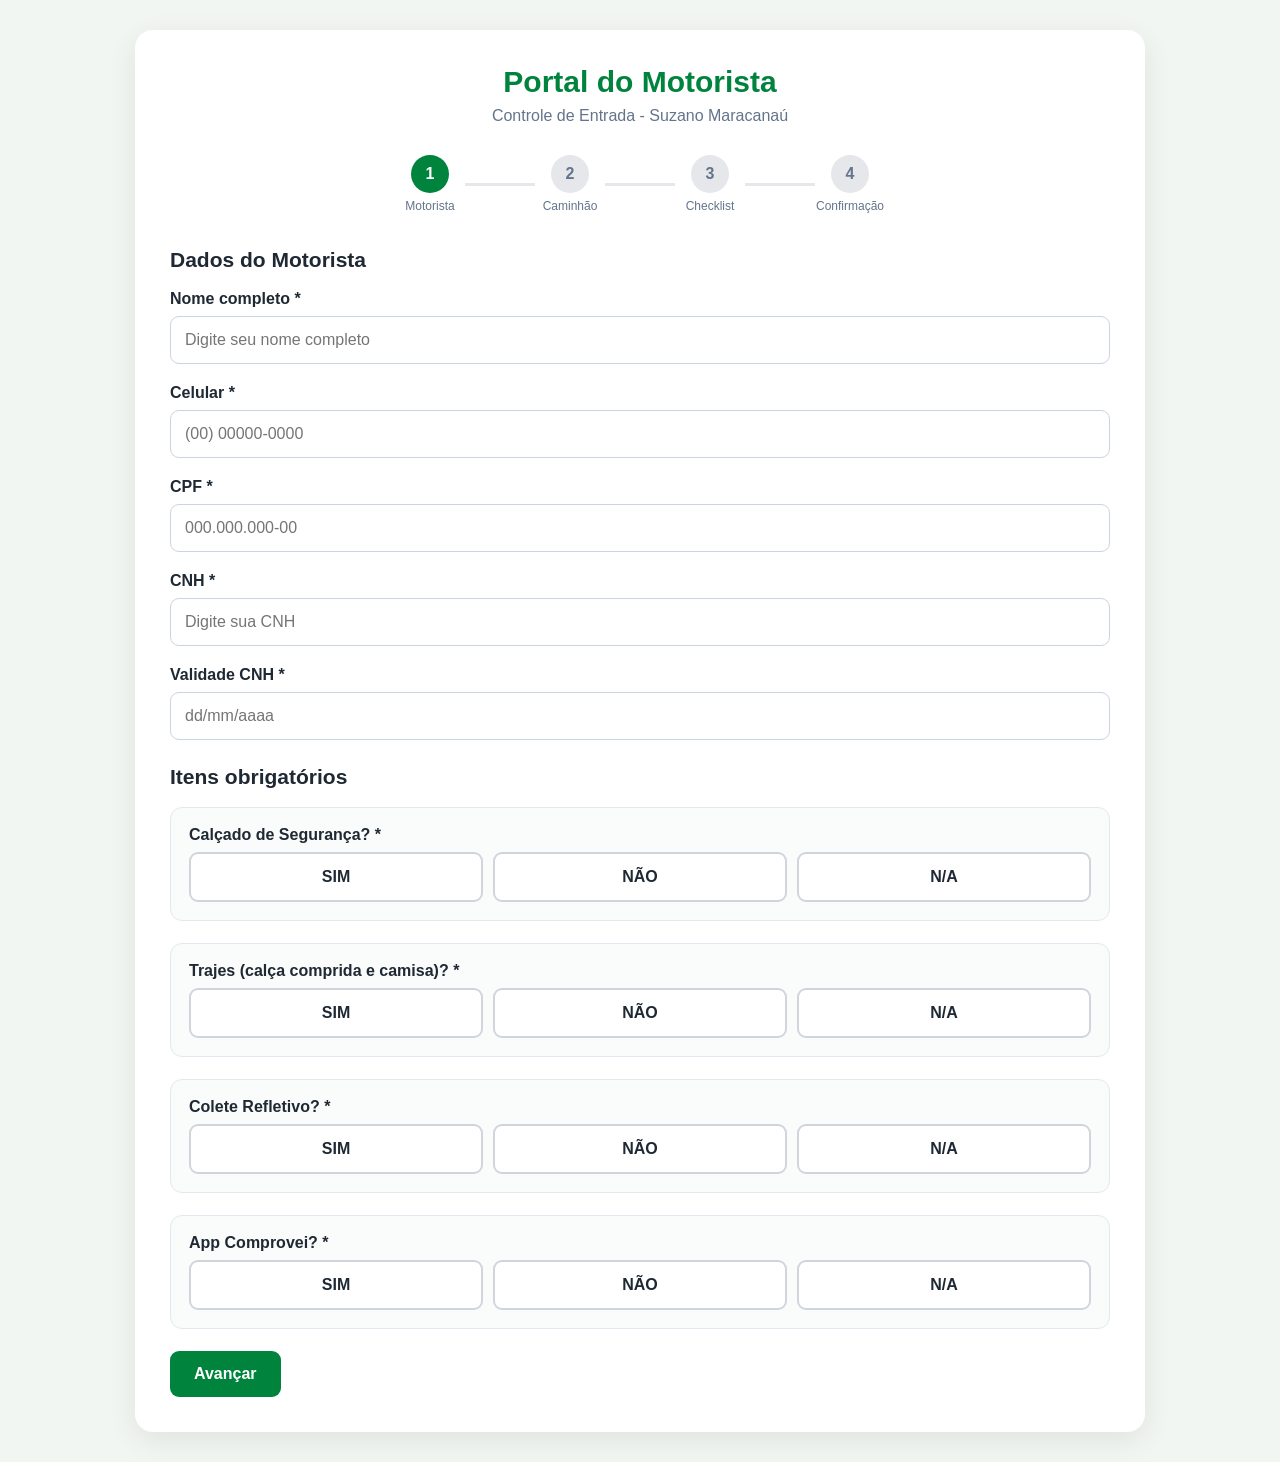
<file: index.html>
<!DOCTYPE html>
<html lang="pt-BR">

<head>
    <meta charset="UTF-8">

    <meta
        name="viewport"
        content="width=device-width, initial-scale=1.0"
    >

    <title>Portal do Motorista</title>

    <link
        rel="stylesheet"
        href="style.css"
    >
</head>

<body>

    <main class="container">

        <section class="card">

            <div class="logo-area">
                <h1>Portal do Motorista</h1>
                <p>Controle de Entrada - Suzano Maracanaú</p>
            </div>

            <div class="progress-area">

                <div class="progress-step active">
                    <span>1</span>
                    <small>Motorista</small>
                </div>

                <div class="progress-line"></div>

                <div class="progress-step">
                    <span>2</span>
                    <small>Caminhão</small>
                </div>

                <div class="progress-line"></div>

                <div class="progress-step">
                    <span>3</span>
                    <small>Checklist</small>
                </div>

                <div class="progress-line"></div>

                <div class="progress-step">
                    <span>4</span>
                    <small>Confirmação</small>
                </div>

            </div>

            <form id="cadastroForm">

                <h2>Dados do Motorista</h2>

                <div class="form-group">

                    <label for="nome">
                        Nome completo *
                    </label>

                    <input
                        type="text"
                        id="nome"
                        name="nome"
                        placeholder="Digite seu nome completo"
                        required
                    >

                </div>

                <div class="form-group">

                    <label for="celular">
                        Celular *
                    </label>

                    <input
                        type="tel"
                        id="celular"
                        name="celular"
                        placeholder="(00) 00000-0000"
                        required
                    >

                </div>

                <div class="form-group">

                    <label for="cpf">
                        CPF *
                    </label>

                    <input
                        type="text"
                        id="cpf"
                        name="cpf"
                        maxlength="14"
                        placeholder="000.000.000-00"
                        required
                    >

                    <small
                        id="cpfError"
                        class="field-error"
                    ></small>

                </div>

                <div class="form-group">

                    <label for="cnh">
                        CNH *
                    </label>

                    <input
                        type="text"
                        id="cnh"
                        name="cnh"
                        maxlength="9"
                        placeholder="Digite sua CNH"
                        required
                    >

                </div>

                <div class="form-group">

    <label for="validadeCnh">
        Validade CNH *
    </label>

                    <input
                        type="text"
                        id="validadeCnh"
                        name="validadeCnh"
                        placeholder="dd/mm/aaaa"
                        maxlength="10"
                        inputmode="numeric"
                        autocomplete="off"
                        required
                    >

                    <small
                        id="validadeCnhError"
                        class="field-error"
                    ></small>

                </div>

                <h2>Itens obrigatórios</h2>

                <div class="question-group">

                    <label>
                        Calçado de Segurança? *
                    </label>

                    <div class="choice-buttons">

                        <label class="choice-button">
                            <input
                                type="radio"
                                name="calcado"
                                value="Sim"
                                required
                            >
                            <span>SIM</span>
                        </label>

                        <label class="choice-button">
                            <input
                                type="radio"
                                name="calcado"
                                value="Não"
                            >
                            <span>NÃO</span>
                        </label>

                        <label class="choice-button">
                            <input
                                type="radio"
                                name="calcado"
                                value="N/A"
                            >
                            <span>N/A</span>
                        </label>

                    </div>

                </div>

                <div class="question-group">

                    <label>
                        Trajes (calça comprida e camisa)? *
                    </label>

                    <div class="choice-buttons">

                        <label class="choice-button">
                            <input
                                type="radio"
                                name="trajes"
                                value="Sim"
                                required
                            >
                            <span>SIM</span>
                        </label>

                        <label class="choice-button">
                            <input
                                type="radio"
                                name="trajes"
                                value="Não"
                            >
                            <span>NÃO</span>
                        </label>

                        <label class="choice-button">
                            <input
                                type="radio"
                                name="trajes"
                                value="N/A"
                            >
                            <span>N/A</span>
                        </label>

                    </div>

                </div>

                <div class="question-group">

                    <label>
                        Colete Refletivo? *
                    </label>

                    <div class="choice-buttons">

                        <label class="choice-button">
                            <input
                                type="radio"
                                name="colete"
                                value="Sim"
                                required
                            >
                            <span>SIM</span>
                        </label>

                        <label class="choice-button">
                            <input
                                type="radio"
                                name="colete"
                                value="Não"
                            >
                            <span>NÃO</span>
                        </label>

                        <label class="choice-button">
                            <input
                                type="radio"
                                name="colete"
                                value="N/A"
                            >
                            <span>N/A</span>
                        </label>

                    </div>

                </div>

                <div class="question-group">

                    <label>
                        App Comprovei? *
                    </label>

                    <div class="choice-buttons">

                        <label class="choice-button">
                            <input
                                type="radio"
                                name="comprovei"
                                value="Sim"
                                required
                            >
                            <span>SIM</span>
                        </label>

                        <label class="choice-button">
                            <input
                                type="radio"
                                name="comprovei"
                                value="Não"
                            >
                            <span>NÃO</span>
                        </label>

                        <label class="choice-button">
                            <input
                                type="radio"
                                name="comprovei"
                                value="N/A"
                            >
                            <span>N/A</span>
                        </label>

                    </div>

                </div>

                <button
                    type="submit"
                    class="btn-primary"
                >
                    Avançar
                </button>

            </form>

        </section>

    </main>

    <script src="cadastro.js"></script>

</body>

</html>
</file>
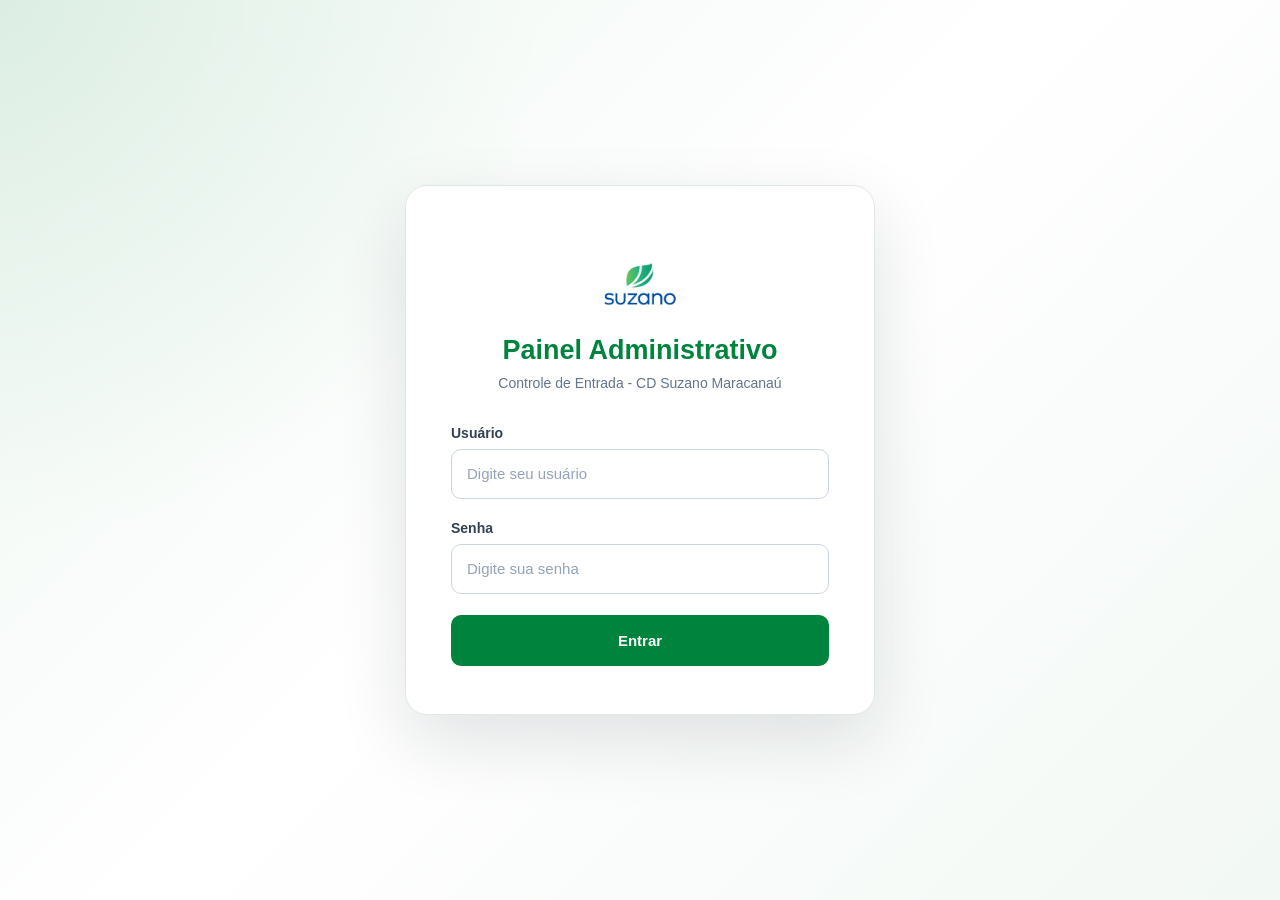
<file: admin.html>
<!DOCTYPE html>
<html lang="pt-BR">
<head>
    <meta charset="UTF-8">
    <meta name="viewport" content="width=device-width, initial-scale=1.0">

    <title>Painel Administrativo - Controle de Entrada</title>

    <link rel="stylesheet" href="admin.css">
</head>

<body>

    <!-- =========================================================
         LOGIN
    ========================================================== -->

    <div id="loginScreen" class="login-screen">

        <div class="login-card">

        <div class="login-icon">
            <img
                src="suzanoLogo.png"
                alt="Logo"
                class="logo-admin"
            >
        </div>

            <div class="login-title">
                <h1>Painel Administrativo</h1>
                <p>Controle de Entrada - CD Suzano Maracanaú</p>
            </div>

            <form id="loginForm">

                <div class="form-group">
                    <label for="usuario">Usuário</label>

                    <input
                        type="text"
                        id="usuario"
                        name="usuario"
                        placeholder="Digite seu usuário"
                        autocomplete="username"
                        required
                    >
                </div>

                <div class="form-group">
                    <label for="senha">Senha</label>

                    <input
                        type="password"
                        id="senha"
                        name="senha"
                        placeholder="Digite sua senha"
                        autocomplete="current-password"
                        required
                    >
                </div>

                <p id="loginError" class="login-error">
                    Usuário ou senha incorretos.
                </p>

                <button
                    type="submit"
                    id="loginButton"
                    class="primary-button"
                >
                    Entrar
                </button>

            </form>

        </div>

    </div>


    <!-- =========================================================
         PAINEL ADMINISTRATIVO
    ========================================================== -->

    <div id="adminPanel" class="admin-panel hidden">

        <!-- =====================================================
             SIDEBAR
        ====================================================== -->

        <aside class="sidebar">

            <div class="sidebar-header">

                <div class="sidebar-logo">
                    <div class="sidebar-logo-icon">
                        <img
                            src="suzanoLogo.png"
                            alt="Logo"
                            class="sidebar-logo-img"
                        >                       
                    </div>

                    <div>
                        <strong>Checklist Motoristas</strong>
                        <span>CD Suzano Maracanaú</span>
                    </div>
                </div>

            </div>


            <nav class="sidebar-nav">

                <button
                    type="button"
                    class="menu-item active"
                    data-section="dashboard"
                >
                    <span class="menu-icon">📊</span>
                    <span>Dashboard</span>
                </button>

                <button
                    type="button"
                    class="menu-item"
                    data-section="motoristas"
                >
                    <span class="menu-icon">👤</span>
                    <span>Motoristas</span>
                </button>

                <button
                    type="button"
                    class="menu-item"
                    data-section="caminhoes"
                >
                    <span class="menu-icon">🚛</span>
                    <span>Caminhões</span>
                </button>

                <button
                    type="button"
                    class="menu-item"
                    data-section="checklists"
                >
                    <span class="menu-icon">✓</span>
                    <span>Checklists</span>
                </button>

            </nav>


            <div class="sidebar-footer">

                <button
                    type="button"
                    id="logoutButton"
                    class="logout-button"
                >
                    <span>↪</span>
                    Sair
                </button>

            </div>

        </aside>


        <!-- =====================================================
             CONTEÚDO
        ====================================================== -->

        <main class="main-content">

            <!-- TOPBAR -->

            <header class="topbar">

                <div class="topbar-left">

                    <button
                        type="button"
                        id="mobileMenuButton"
                        class="mobile-menu-button"
                    >
                        ☰
                    </button>

                    <div>
                        <h1 id="pageTitle">Dashboard</h1>
                        <p id="pageSubtitle">
                            Visão geral dos cadastros realizados
                        </p>
                    </div>

                </div>

                <div class="topbar-right">

                    <div class="admin-status">
                        <span class="status-dot"></span>
                        Sistema online
                    </div>

                <label class="theme-switch">
                    <input type="checkbox" id="themeToggle">

                    <span class="theme-slider">
                        <span class="sun">☀️</span>
                        <span class="moon">🌙</span>
                    </span>
                </label>

                </div>

            </header>


            <!-- =================================================
                 DASHBOARD
            ================================================== -->

            <section
                id="dashboardSection"
                class="content-section active-section"
            >

                <div class="section-heading">
                    <div>
                        <h2>Dashboard</h2>
                        <p>Resumo dos registros do sistema.</p>
                    </div>
                </div>


                <div class="stats-grid">

                    <div class="stat-card">

                        <div class="stat-icon">
                            👤
                        </div>

                        <div>
                            <span class="stat-label">
                                Motoristas
                            </span>

                            <strong
                                id="totalMotoristas"
                                class="stat-value"
                            >
                                0
                            </strong>
                        </div>

                    </div>


                    <div class="stat-card">

                        <div class="stat-icon">
                            🚛
                        </div>

                        <div>
                            <span class="stat-label">
                                Caminhões
                            </span>

                            <strong
                                id="totalCaminhoes"
                                class="stat-value"
                            >
                                0
                            </strong>
                        </div>

                    </div>


                    <div class="stat-card">

                        <div class="stat-icon">
                            ✓
                        </div>

                        <div>
                            <span class="stat-label">
                                Checklists
                            </span>

                            <strong
                                id="totalChecklists"
                                class="stat-value"
                            >
                                0
                            </strong>
                        </div>

                    </div>


                    <div class="stat-card warning-card">

                        <div class="stat-icon">
                            ⚠
                        </div>

                        <div>
                            <span class="stat-label">
                                Pendências
                            </span>

                            <strong
                                id="totalPendencias"
                                class="stat-value"
                            >
                                0
                            </strong>
                        </div>

                    </div>

                </div>


                <!-- PESQUISA GERAL -->

                <div class="search-area">

                    <div class="search-box">

                        <span class="search-icon">
                            🔎
                        </span>

                        <input
                            type="search"
                            id="searchDashboard"
                            placeholder="Pesquisar em todos os cadastros..."
                        >

                    </div>

                    <button
                        type="button"
                        id="refreshDashboardButton"
                        class="refresh-button"
                    >
                        ↻ Atualizar
                    </button>

                </div>


                <div
                    id="dashboardSearchInfo"
                    class="search-info hidden"
                ></div>


                <div class="panel">

                    <div class="panel-header">

                        <div>
                            <h3>Registros recentes</h3>
                            <p>
                                Últimos cadastros realizados no sistema.
                            </p>
                        </div>

                    </div>

                    <div class="table-wrapper">

                        <table>

                            <thead>
                                <tr>
                                    <th>Data / Hora</th>
                                    <th>Motorista</th>
                                    <th>CPF</th>
                                    <th>Transportadora</th>
                                    <th>DT</th>
                                    <th>Situação</th>
                                    <th>Ação</th>
                                </tr>
                            </thead>

                            <tbody id="recentTable"></tbody>

                        </table>

                    </div>

                </div>

            </section>


            <!-- =================================================
                 MOTORISTAS
            ================================================== -->

            <section
                id="motoristasSection"
                class="content-section hidden"
            >

                <div class="section-heading">

                    <div>
                        <h2>Motoristas</h2>
                        <p>
                            Consulte e gerencie os motoristas cadastrados.
                        </p>
                    </div>

                </div>


                <div class="search-area">

                    <div class="search-box">

                        <span class="search-icon">
                            🔎
                        </span>

                        <input
                            type="search"
                            id="searchMotorista"
                            placeholder="Pesquisar motorista, CPF, CNH..."
                        >

                    </div>

                    <button
                        type="button"
                        id="refreshMotoristaButton"
                        class="refresh-button"
                    >
                        ↻ Atualizar
                    </button>

                </div>


                <div class="panel">

                    <div class="panel-header">

                        <div>
                            <h3>Motoristas cadastrados</h3>
                            <p>
                                Todos os registros encontrados na planilha.
                            </p>
                        </div>

                    </div>


                    <div class="table-wrapper">

                        <table>

                            <thead>
                                <tr>
                                    <th>Data / Hora</th>
                                    <th>Motorista</th>
                                    <th>Celular</th>
                                    <th>CPF</th>
                                    <th>CNH</th>
                                    <th>Validade CNH</th>
                                    <th>Calçado</th>
                                    <th>Trajes</th>
                                    <th>Colete</th>
                                    <th>Comprovei</th>
                                    <th>Situação</th>
                                    <th>Ação</th>
                                </tr>
                            </thead>

                            <tbody id="motoristasTable"></tbody>

                        </table>

                    </div>

                </div>

            </section>


            <!-- =================================================
                 CAMINHÕES
            ================================================== -->

            <section
                id="caminhoesSection"
                class="content-section hidden"
            >

                <div class="section-heading">

                    <div>
                        <h2>Caminhões</h2>
                        <p>
                            Consulte os dados dos veículos cadastrados.
                        </p>
                    </div>

                </div>


                <div class="search-area">

                    <div class="search-box">

                        <span class="search-icon">
                            🔎
                        </span>

                        <input
                            type="search"
                            id="searchCaminhao"
                            placeholder="Pesquisar DT, placa, transportadora..."
                        >

                    </div>

                    <button
                        type="button"
                        id="refreshCaminhaoButton"
                        class="refresh-button"
                    >
                        ↻ Atualizar
                    </button>

                </div>


                <div class="panel">

                    <div class="panel-header">

                        <div>
                            <h3>Caminhões cadastrados</h3>
                            <p>
                                Informações dos veículos vinculados aos registros.
                            </p>
                        </div>

                    </div>


                    <div class="table-wrapper">

                        <table>

                            <thead>
                                <tr>
                                    <th>DT</th>
                                    <th>Transportadora</th>
                                    <th>Cavalo / Truck</th>
                                    <th>Carreta 01</th>
                                    <th>Carreta 02</th>
                                    <th>Tipo</th>
                                    <th>Empilhadeira</th>
                                    <th>Situação</th>
                                    <th>Ação</th>
                                </tr>
                            </thead>

                            <tbody id="caminhoesTable"></tbody>

                        </table>

                    </div>

                </div>

            </section>


            <!-- =================================================
                 CHECKLISTS
            ================================================== -->

            <section
                id="checklistsSection"
                class="content-section hidden"
            >

                <div class="section-heading">

                    <div>
                        <h2>Checklists</h2>
                        <p>
                            Consulte as verificações realizadas nos veículos.
                        </p>
                    </div>

                </div>


                <div class="search-area">

                    <div class="search-box">

                        <span class="search-icon">
                            🔎
                        </span>

                        <input
                            type="search"
                            id="searchChecklist"
                            placeholder="Pesquisar placa, motorista, DT..."
                        >

                    </div>

                    <button
                        type="button"
                        id="refreshChecklistButton"
                        class="refresh-button"
                    >
                        ↻ Atualizar
                    </button>

                </div>


                <div class="panel">

                    <div class="panel-header">

                        <div>
                            <h3>Checklists realizados</h3>
                            <p>
                                Resultado das verificações registradas.
                            </p>
                        </div>

                    </div>


                    <div class="table-wrapper">

                        <table>

                            <thead>
                                <tr>
                                    <th>Data / Hora</th>
                                    <th>Motorista</th>
                                    <th>Placa</th>
                                    <th>Limpeza</th>
                                    <th>Estrutura</th>
                                    <th>Segurança</th>
                                    <th>Situação</th>
                                    <th>Ação</th>
                                </tr>
                            </thead>

                            <tbody id="checklistsTable"></tbody>

                        </table>

                    </div>

                </div>

            </section>

        </main>

    </div>


    <!-- =========================================================
         MODAL DE DETALHES / EDIÇÃO
    ========================================================== -->

    <div
        id="detailsModal"
        class="modal hidden"
        aria-hidden="true"
    >

        <div class="modal-overlay"></div>

        <div
            class="modal-card"
            role="dialog"
            aria-modal="true"
            aria-labelledby="modalTitle"
        >

            <div class="modal-header">

                <div>

                    <span class="modal-eyebrow">
                        Cadastro
                    </span>

                    <h2 id="modalTitle">
                        Detalhes
                    </h2>

                </div>

                <button
                    id="closeModal"
                    class="close-button"
                    type="button"
                    aria-label="Fechar"
                >
                    ×
                </button>

            </div>


            <div
                id="modalContent"
                class="modal-content"
            ></div>

        </div>

    </div>


    <script src="admin.js"></script>

</body>
</html>
</file>
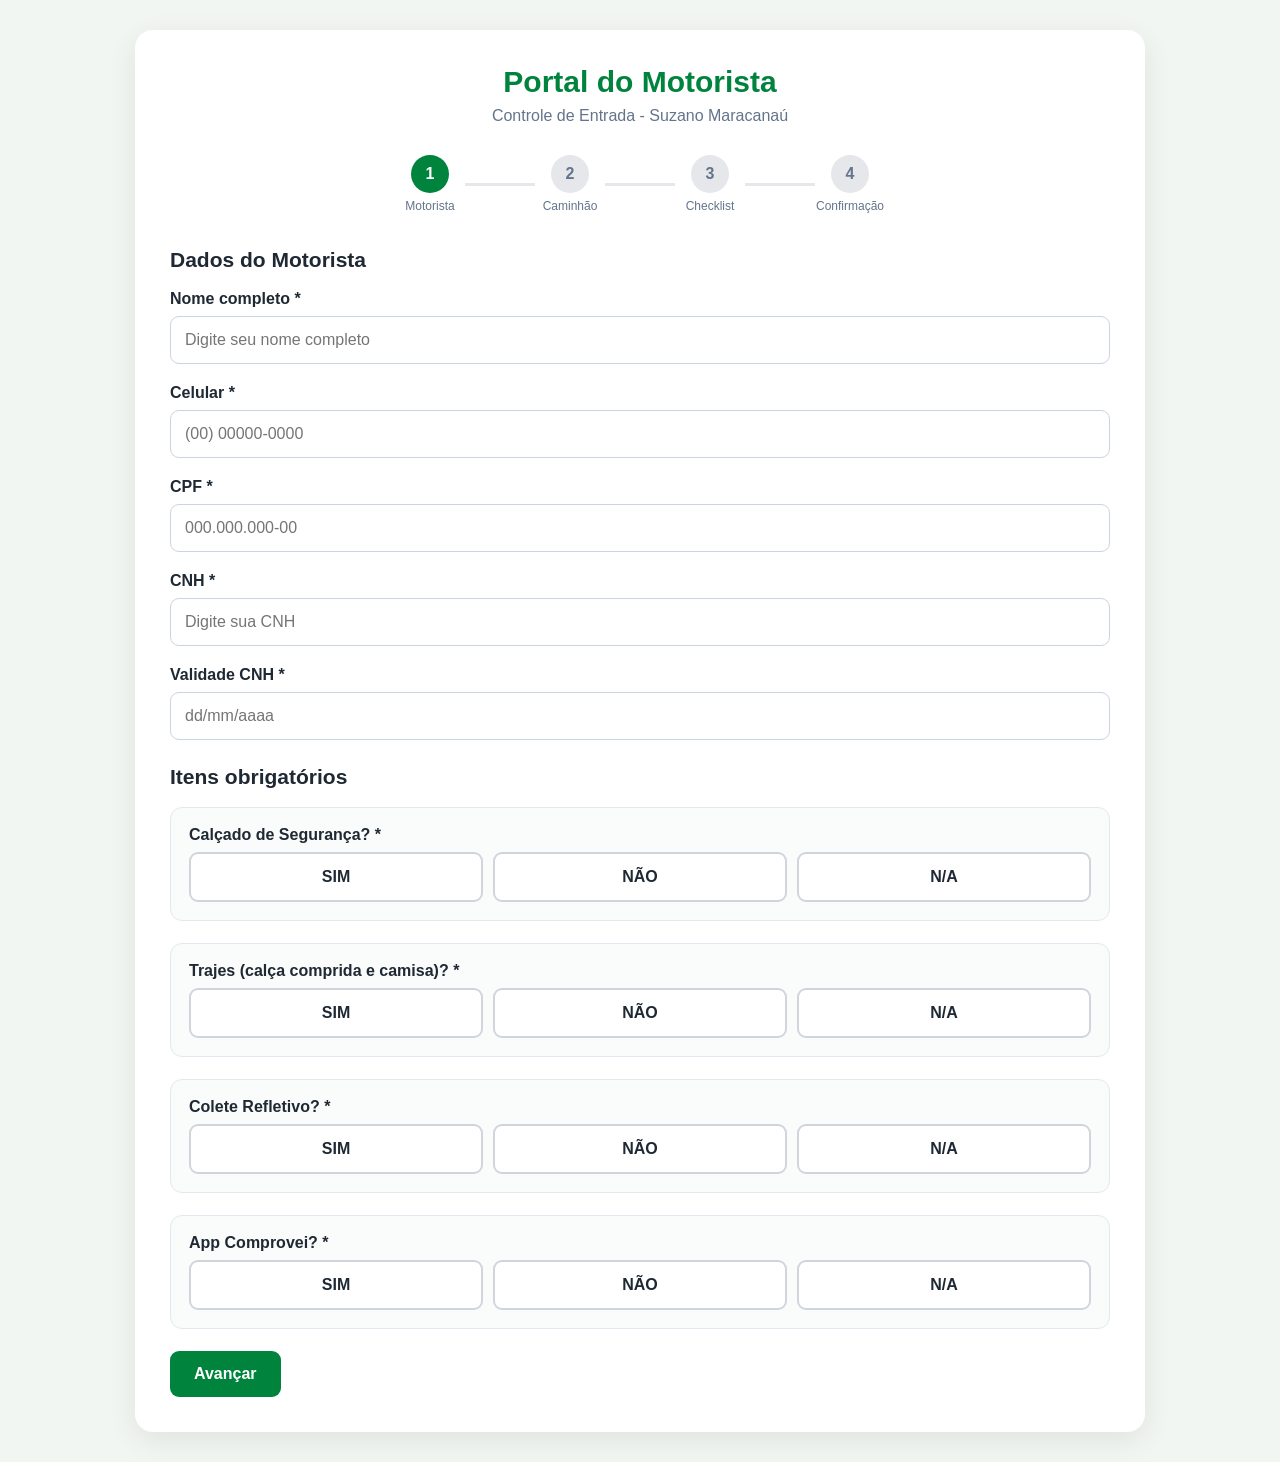
<file: caminhao.html>
<!DOCTYPE html>
<html lang="pt-BR">

<head>
    <meta charset="UTF-8">

    <meta
        name="viewport"
        content="width=device-width, initial-scale=1.0"
    >

    <title>Informações do Caminhão</title>

    <link
        rel="stylesheet"
        href="style.css"
    >
</head>

<body>

<main class="container">

    <section class="card">

        <div class="logo-area">

            <h1>Portal do Motorista</h1>

            <p>Informações do Caminhão</p>

        </div>


        <!-- PROGRESSO -->

        <div class="progress-area">

            <div class="progress-step completed">

                <span>✓</span>

                <small>Motorista</small>

            </div>


            <div class="progress-line active"></div>


            <div class="progress-step active">

                <span>2</span>

                <small>Caminhão</small>

            </div>


            <div class="progress-line"></div>


            <div class="progress-step">

                <span>3</span>

                <small>Checklist</small>

            </div>


            <div class="progress-line"></div>


            <div class="progress-step">

                <span>4</span>

                <small>Confirmação</small>

            </div>

        </div>


        <!-- FORMULÁRIO -->

        <form id="caminhaoForm">

            <h2>Informações do Transporte</h2>


            <!-- DT -->

            <div class="form-group">

                <label for="dt">
                    DT *
                </label>

                <input
                    type="text"
                    id="dt"
                    name="dt"
                    placeholder="Número da DT"
                    autocomplete="off"
                    required
                >

            </div>


            <!-- TRANSPORTADORA -->

            <div class="form-group">

                <label for="transportadora">
                    Transportadora *
                </label>

                <input
                    type="text"
                    id="transportadora"
                    name="transportadora"
                    placeholder="Nome da transportadora"
                    autocomplete="organization"
                    required
                >

            </div>


            <!-- CAVALO -->

            <div class="form-group">

                <label for="placaCavalo">
                    Placa Cavalo / Truck *
                </label>

                <input
                    type="text"
                    id="placaCavalo"
                    name="placaCavalo"
                    maxlength="7"
                    placeholder="ABC1D23"
                    autocomplete="off"
                    required
                >

            </div>


            <!-- CARRETA 01 -->

            <div class="form-group">

                <label for="placaCarreta01">
                    Placa Carreta 01
                </label>

                <input
                    type="text"
                    id="placaCarreta01"
                    name="placaCarreta01"
                    maxlength="7"
                    placeholder="ABC1D23"
                    autocomplete="off"
                >

            </div>


            <!-- CARRETA 02 -->

            <div class="form-group">

                <label for="placaCarreta02">
                    Placa Carreta 02
                </label>

                <input
                    type="text"
                    id="placaCarreta02"
                    name="placaCarreta02"
                    maxlength="7"
                    placeholder="ABC1D23"
                    autocomplete="off"
                >

            </div>


            <!-- TIPO DE VEÍCULO -->

            <div class="question-group">

                <label>
                    Tipo de Veículo *
                </label>


                <div class="choice-buttons">

                    <label class="choice-button">

                        <input
                            type="radio"
                            name="tipoVeiculo"
                            value="Baú"
                            required
                        >

                        <span>BAÚ</span>

                    </label>


                    <label class="choice-button">

                        <input
                            type="radio"
                            name="tipoVeiculo"
                            value="Sider"
                        >

                        <span>SIDER</span>

                    </label>

                </div>

            </div>


            <!-- EMPILHADEIRA -->

            <div class="question-group">

                <label>
                    Autoriza Entrada de Empilhadeira? *
                </label>


                <div class="choice-buttons">

                    <label class="choice-button">

                        <input
                            type="radio"
                            name="empilhadeira"
                            value="Sim"
                            required
                        >

                        <span>SIM</span>

                    </label>


                    <label class="choice-button">

                        <input
                            type="radio"
                            name="empilhadeira"
                            value="Não"
                        >

                        <span>NÃO</span>

                    </label>


                    <label class="choice-button">

                        <input
                            type="radio"
                            name="empilhadeira"
                            value="N/A"
                        >

                        <span>N/A</span>

                    </label>

                </div>

            </div>


            <!-- BOTÕES -->

            <div class="button-row">

                <button
                    type="button"
                    class="btn-secondary"
                    id="btnVoltar"
                >
                    Voltar
                </button>


                <button
                    type="submit"
                    class="btn-primary"
                    id="btnAvancar"
                >
                    Avançar
                </button>

            </div>

        </form>

    </section>

</main>


<script src="caminhao.js"></script>

</body>

</html>
</file>
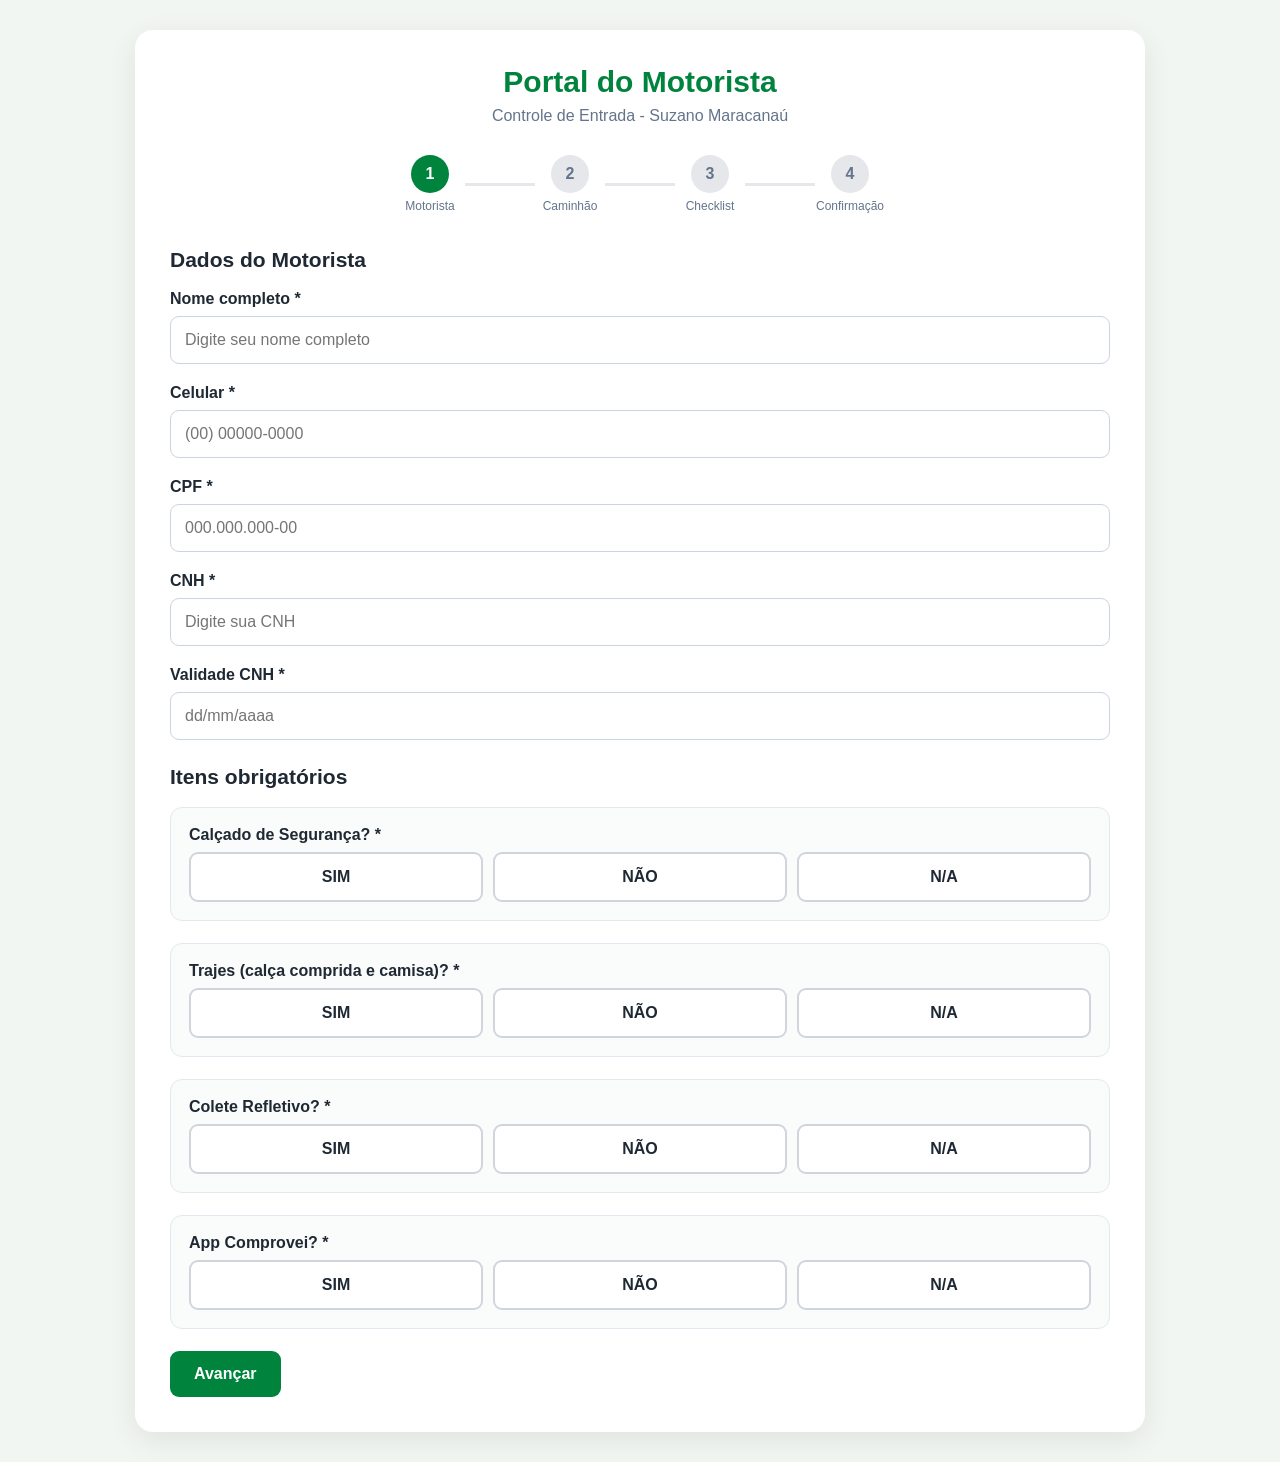
<file: checklist.html>
<!DOCTYPE html>
<html lang="pt-BR">

<head>

    <meta charset="UTF-8">

    <meta
        name="viewport"
        content="width=device-width, initial-scale=1.0"
    >

    <title>Checklist do Veículo</title>

    <link
        rel="stylesheet"
        href="style.css"
    >

</head>

<body>

<main class="container">

<section class="card checklist-card">

    <div class="logo-area">

        <h1>Portal do Motorista</h1>

        <p>Checklist do Veículo</p>

    </div>

    <div class="progress-area">

        <div class="progress-step completed">
            <span>✓</span>
            <small>Motorista</small>
        </div>

        <div class="progress-line active"></div>

        <div class="progress-step completed">
            <span>✓</span>
            <small>Caminhão</small>
        </div>

        <div class="progress-line active"></div>

        <div class="progress-step active">
            <span>3</span>
            <small>Checklist</small>
        </div>

        <div class="progress-line"></div>

        <div class="progress-step">
            <span>4</span>
            <small>Confirmação</small>
        </div>

    </div>

    <div class="checklist-intro">

        <h2>Inspeção do Veículo</h2>

        <p>
            Responda todas as perguntas.
            As opções <strong>SIM</strong>,
            <strong>NÃO</strong> e
            <strong>N/A</strong> são válidas.
        </p>

    </div>

    <form id="checklistForm">

        <!-- 1 -->

        <div class="check-question">

            <label>
                1. Limpo e sem resíduo? *
            </label>

            <div class="choice-buttons">

                <label class="choice-button">
                    <input
                        type="radio"
                        name="limpo"
                        value="Sim"
                        required
                    >
                    <span>SIM</span>
                </label>

                <label class="choice-button">
                    <input
                        type="radio"
                        name="limpo"
                        value="Não"
                    >
                    <span>NÃO</span>
                </label>

                <label class="choice-button">
                    <input
                        type="radio"
                        name="limpo"
                        value="N/A"
                    >
                    <span>N/A</span>
                </label>

            </div>

        </div>


        <!-- 2 -->

        <div class="check-question">

            <label>
                2. Isento de odores estranhos? *
            </label>

            <div class="choice-buttons">

                <label class="choice-button">
                    <input
                        type="radio"
                        name="odores"
                        value="Sim"
                        required
                    >
                    <span>SIM</span>
                </label>

                <label class="choice-button">
                    <input
                        type="radio"
                        name="odores"
                        value="Não"
                    >
                    <span>NÃO</span>
                </label>

                <label class="choice-button">
                    <input
                        type="radio"
                        name="odores"
                        value="N/A"
                    >
                    <span>N/A</span>
                </label>

            </div>

        </div>


        <!-- 3 -->

        <div class="check-question">

            <label>
                3. Isento de umidade ou vazamento? *
            </label>

            <div class="choice-buttons">

                <label class="choice-button">
                    <input
                        type="radio"
                        name="umidade"
                        value="Sim"
                        required
                    >
                    <span>SIM</span>
                </label>

                <label class="choice-button">
                    <input
                        type="radio"
                        name="umidade"
                        value="Não"
                    >
                    <span>NÃO</span>
                </label>

                <label class="choice-button">
                    <input
                        type="radio"
                        name="umidade"
                        value="N/A"
                    >
                    <span>N/A</span>
                </label>

            </div>

        </div>


        <!-- 4 -->

        <div class="check-question">

            <label>
                4. Isento de objetos pontiagudos? *
            </label>

            <div class="choice-buttons">

                <label class="choice-button">
                    <input
                        type="radio"
                        name="objetos"
                        value="Sim"
                        required
                    >
                    <span>SIM</span>
                </label>

                <label class="choice-button">
                    <input
                        type="radio"
                        name="objetos"
                        value="Não"
                    >
                    <span>NÃO</span>
                </label>

                <label class="choice-button">
                    <input
                        type="radio"
                        name="objetos"
                        value="N/A"
                    >
                    <span>N/A</span>
                </label>

            </div>

        </div>


        <!-- 5 -->

        <div class="check-question">

            <label>
                5. Piso reto e sem furos? *
            </label>

            <div class="choice-buttons">

                <label class="choice-button">
                    <input
                        type="radio"
                        name="piso"
                        value="Sim"
                        required
                    >
                    <span>SIM</span>
                </label>

                <label class="choice-button">
                    <input
                        type="radio"
                        name="piso"
                        value="Não"
                    >
                    <span>NÃO</span>
                </label>

                <label class="choice-button">
                    <input
                        type="radio"
                        name="piso"
                        value="N/A"
                    >
                    <span>N/A</span>
                </label>

            </div>

        </div>


        <!-- 6 -->

        <div class="check-question">

            <label>
                6. Réguas retas sem protuberância? *
            </label>

            <div class="choice-buttons">

                <label class="choice-button">
                    <input
                        type="radio"
                        name="reguas"
                        value="Sim"
                        required
                    >
                    <span>SIM</span>
                </label>

                <label class="choice-button">
                    <input
                        type="radio"
                        name="reguas"
                        value="Não"
                    >
                    <span>NÃO</span>
                </label>

                <label class="choice-button">
                    <input
                        type="radio"
                        name="reguas"
                        value="N/A"
                    >
                    <span>N/A</span>
                </label>

            </div>

        </div>


        <!-- 7 -->

        <div class="check-question">

            <label>
                7. Laterais sem furos ou rasgos? *
            </label>

            <div class="choice-buttons">

                <label class="choice-button">
                    <input
                        type="radio"
                        name="laterais"
                        value="Sim"
                        required
                    >
                    <span>SIM</span>
                </label>

                <label class="choice-button">
                    <input
                        type="radio"
                        name="laterais"
                        value="Não"
                    >
                    <span>NÃO</span>
                </label>

                <label class="choice-button">
                    <input
                        type="radio"
                        name="laterais"
                        value="N/A"
                    >
                    <span>N/A</span>
                </label>

            </div>

        </div>


        <!-- 8 -->

        <div class="check-question">

            <label>
                8. Teto sem furo ou rasgos? *
            </label>

            <div class="choice-buttons">

                <label class="choice-button">
                    <input
                        type="radio"
                        name="teto"
                        value="Sim"
                        required
                    >
                    <span>SIM</span>
                </label>

                <label class="choice-button">
                    <input
                        type="radio"
                        name="teto"
                        value="Não"
                    >
                    <span>NÃO</span>
                </label>

                <label class="choice-button">
                    <input
                        type="radio"
                        name="teto"
                        value="N/A"
                    >
                    <span>N/A</span>
                </label>

            </div>

        </div>


        <!-- 9 -->

        <div class="check-question">

            <label>
                9. Vigas do teto sem risco de corte? *
            </label>

            <div class="choice-buttons">

                <label class="choice-button">
                    <input
                        type="radio"
                        name="vigas"
                        value="Sim"
                        required
                    >
                    <span>SIM</span>
                </label>

                <label class="choice-button">
                    <input
                        type="radio"
                        name="vigas"
                        value="Não"
                    >
                    <span>NÃO</span>
                </label>

                <label class="choice-button">
                    <input
                        type="radio"
                        name="vigas"
                        value="N/A"
                    >
                    <span>N/A</span>
                </label>

            </div>

        </div>


        <!-- 10 -->

        <div class="check-question">

            <label>
                10. Faróis? *
            </label>

            <div class="choice-buttons">

                <label class="choice-button">
                    <input
                        type="radio"
                        name="farois"
                        value="Sim"
                        required
                    >
                    <span>SIM</span>
                </label>

                <label class="choice-button">
                    <input
                        type="radio"
                        name="farois"
                        value="Não"
                    >
                    <span>NÃO</span>
                </label>

                <label class="choice-button">
                    <input
                        type="radio"
                        name="farois"
                        value="N/A"
                    >
                    <span>N/A</span>
                </label>

            </div>

        </div>


        <!-- 11 -->

        <div class="check-question">

            <label>
                11. Luzes e lanternas? *
            </label>

            <div class="choice-buttons">

                <label class="choice-button">
                    <input
                        type="radio"
                        name="luzes"
                        value="Sim"
                        required
                    >
                    <span>SIM</span>
                </label>

                <label class="choice-button">
                    <input
                        type="radio"
                        name="luzes"
                        value="Não"
                    >
                    <span>NÃO</span>
                </label>

                <label class="choice-button">
                    <input
                        type="radio"
                        name="luzes"
                        value="N/A"
                    >
                    <span>N/A</span>
                </label>

            </div>

        </div>


        <!-- 12 -->

        <div class="check-question">

            <label>
                12. Sirene de ré? *
            </label>

            <div class="choice-buttons">

                <label class="choice-button">
                    <input
                        type="radio"
                        name="sirene"
                        value="Sim"
                        required
                    >
                    <span>SIM</span>
                </label>

                <label class="choice-button">
                    <input
                        type="radio"
                        name="sirene"
                        value="Não"
                    >
                    <span>NÃO</span>
                </label>

                <label class="choice-button">
                    <input
                        type="radio"
                        name="sirene"
                        value="N/A"
                    >
                    <span>N/A</span>
                </label>

            </div>

        </div>


        <!-- 13 -->

        <div class="check-question">

            <label>
                13. Madeirites e Lona? *
            </label>

            <div class="choice-buttons">

                <label class="choice-button">
                    <input
                        type="radio"
                        name="madeirites"
                        value="Sim"
                        required
                    >
                    <span>SIM</span>
                </label>

                <label class="choice-button">
                    <input
                        type="radio"
                        name="madeirites"
                        value="Não"
                    >
                    <span>NÃO</span>
                </label>

                <label class="choice-button">
                    <input
                        type="radio"
                        name="madeirites"
                        value="N/A"
                    >
                    <span>N/A</span>
                </label>

            </div>

        </div>


        <!-- 14 -->

        <div class="check-question">

            <label>
                14. Extintor de Incêndio? *
            </label>

            <div class="choice-buttons">

                <label class="choice-button">
                    <input
                        type="radio"
                        name="extintor"
                        value="Sim"
                        required
                    >
                    <span>SIM</span>
                </label>

                <label class="choice-button">
                    <input
                        type="radio"
                        name="extintor"
                        value="Não"
                    >
                    <span>NÃO</span>
                </label>

                <label class="choice-button">
                    <input
                        type="radio"
                        name="extintor"
                        value="N/A"
                    >
                    <span>N/A</span>
                </label>

            </div>

        </div>


        <!-- 15 -->

        <div class="check-question">

            <label>
                15. Paralamas? *
            </label>

            <div class="choice-buttons">

                <label class="choice-button">
                    <input
                        type="radio"
                        name="paralamas"
                        value="Sim"
                        required
                    >
                    <span>SIM</span>
                </label>

                <label class="choice-button">
                    <input
                        type="radio"
                        name="paralamas"
                        value="Não"
                    >
                    <span>NÃO</span>
                </label>

                <label class="choice-button">
                    <input
                        type="radio"
                        name="paralamas"
                        value="N/A"
                    >
                    <span>N/A</span>
                </label>

            </div>

        </div>


        <!-- 16 -->

        <div class="check-question">

            <label>
                16. Pneus de rodagem e step? *
            </label>

            <div class="choice-buttons">

                <label class="choice-button">
                    <input
                        type="radio"
                        name="pneus"
                        value="Sim"
                        required
                    >
                    <span>SIM</span>
                </label>

                <label class="choice-button">
                    <input
                        type="radio"
                        name="pneus"
                        value="Não"
                    >
                    <span>NÃO</span>
                </label>

                <label class="choice-button">
                    <input
                        type="radio"
                        name="pneus"
                        value="N/A"
                    >
                    <span>N/A</span>
                </label>

            </div>

        </div>


        <!-- 17 -->

        <div class="check-question">

            <label>
                17. Espelhos retrovisores? *
            </label>

            <div class="choice-buttons">

                <label class="choice-button">
                    <input
                        type="radio"
                        name="espelhos"
                        value="Sim"
                        required
                    >
                    <span>SIM</span>
                </label>

                <label class="choice-button">
                    <input
                        type="radio"
                        name="espelhos"
                        value="Não"
                    >
                    <span>NÃO</span>
                </label>

                <label class="choice-button">
                    <input
                        type="radio"
                        name="espelhos"
                        value="N/A"
                    >
                    <span>N/A</span>
                </label>

            </div>

        </div>


        <!-- 18 -->

        <div class="check-question">

            <label>
                18. Para-choque? *
            </label>

            <div class="choice-buttons">

                <label class="choice-button">
                    <input
                        type="radio"
                        name="parachoque"
                        value="Sim"
                        required
                    >
                    <span>SIM</span>
                </label>

                <label class="choice-button">
                    <input
                        type="radio"
                        name="parachoque"
                        value="Não"
                    >
                    <span>NÃO</span>
                </label>

                <label class="choice-button">
                    <input
                        type="radio"
                        name="parachoque"
                        value="N/A"
                    >
                    <span>N/A</span>
                </label>

            </div>

        </div>


        <div class="button-row">

            <button
                type="button"
                class="btn-secondary"
                onclick="history.back()"
            >
                Voltar
            </button>

            <button
                type="submit"
                class="btn-primary"
            >
                Avançar
            </button>

        </div>

    </form>

</section>

</main>

<script src="checklist.js"></script>

</body>

</html>
</file>
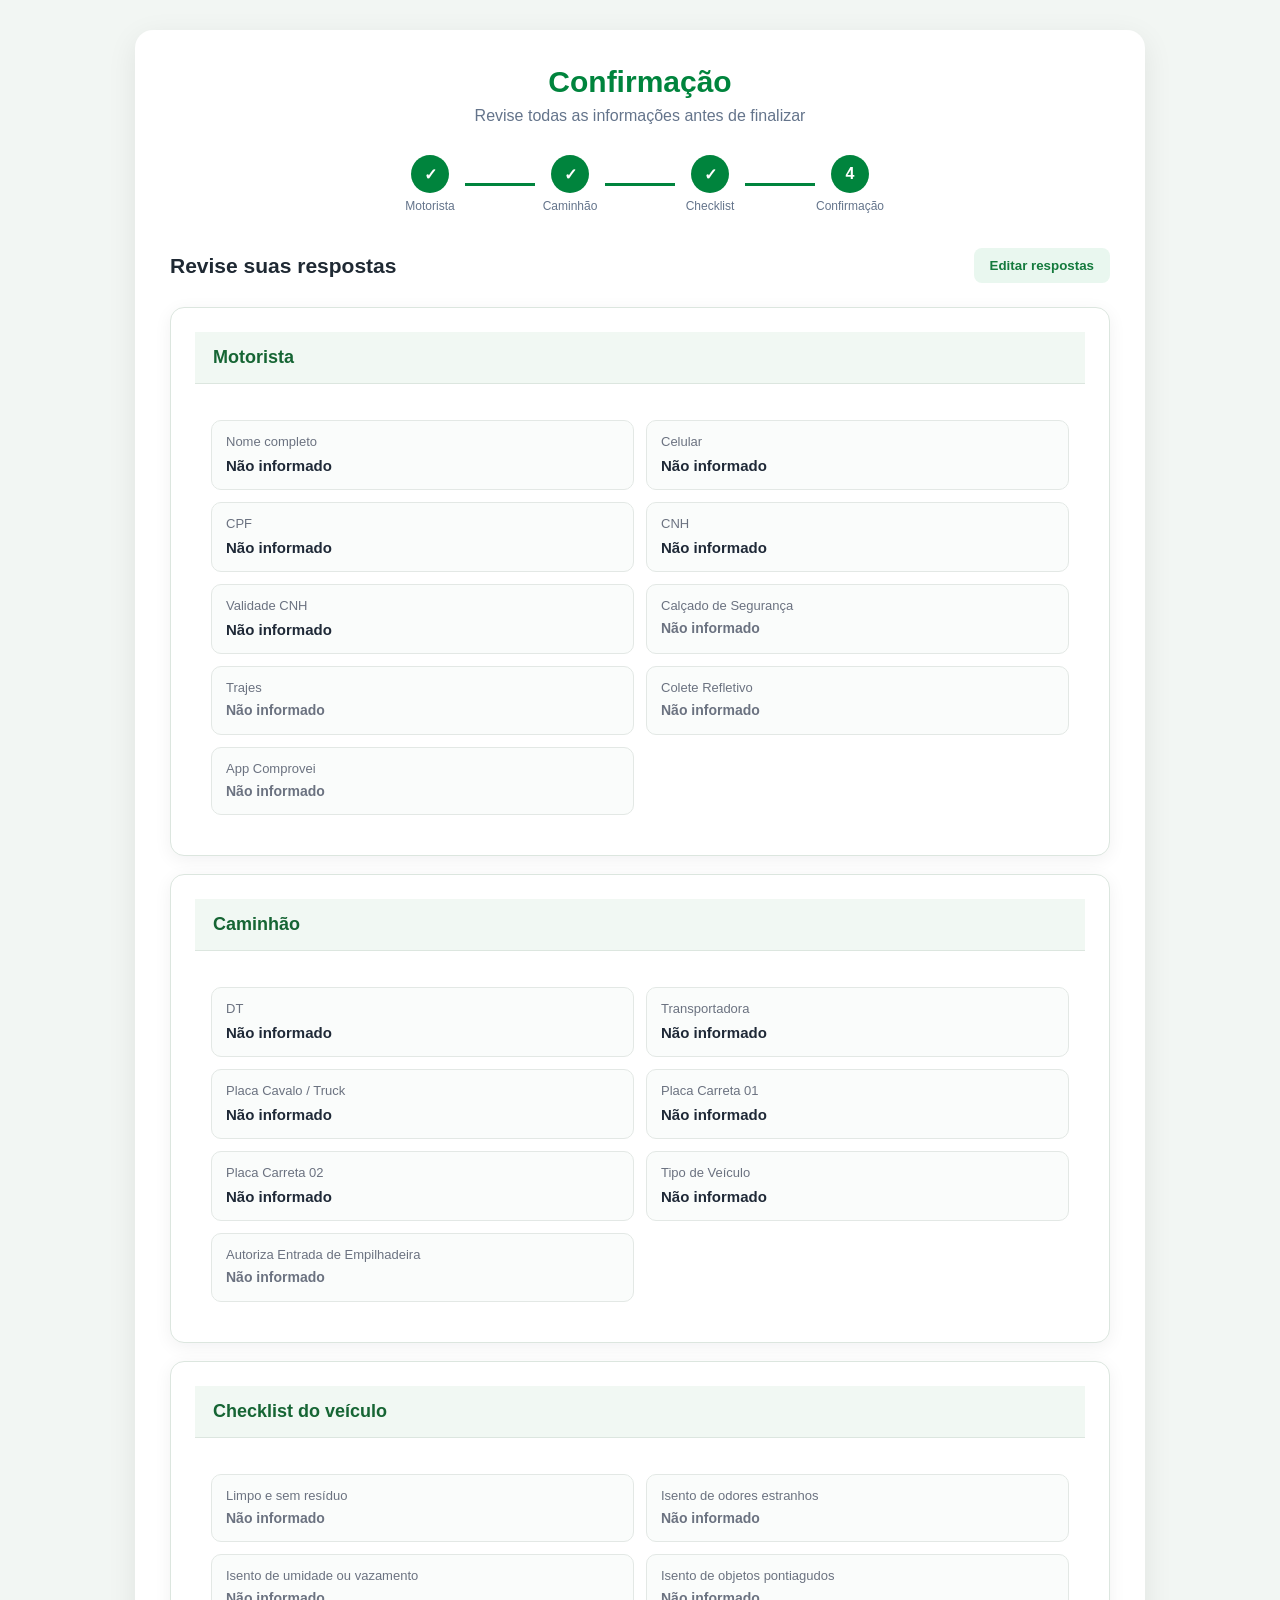
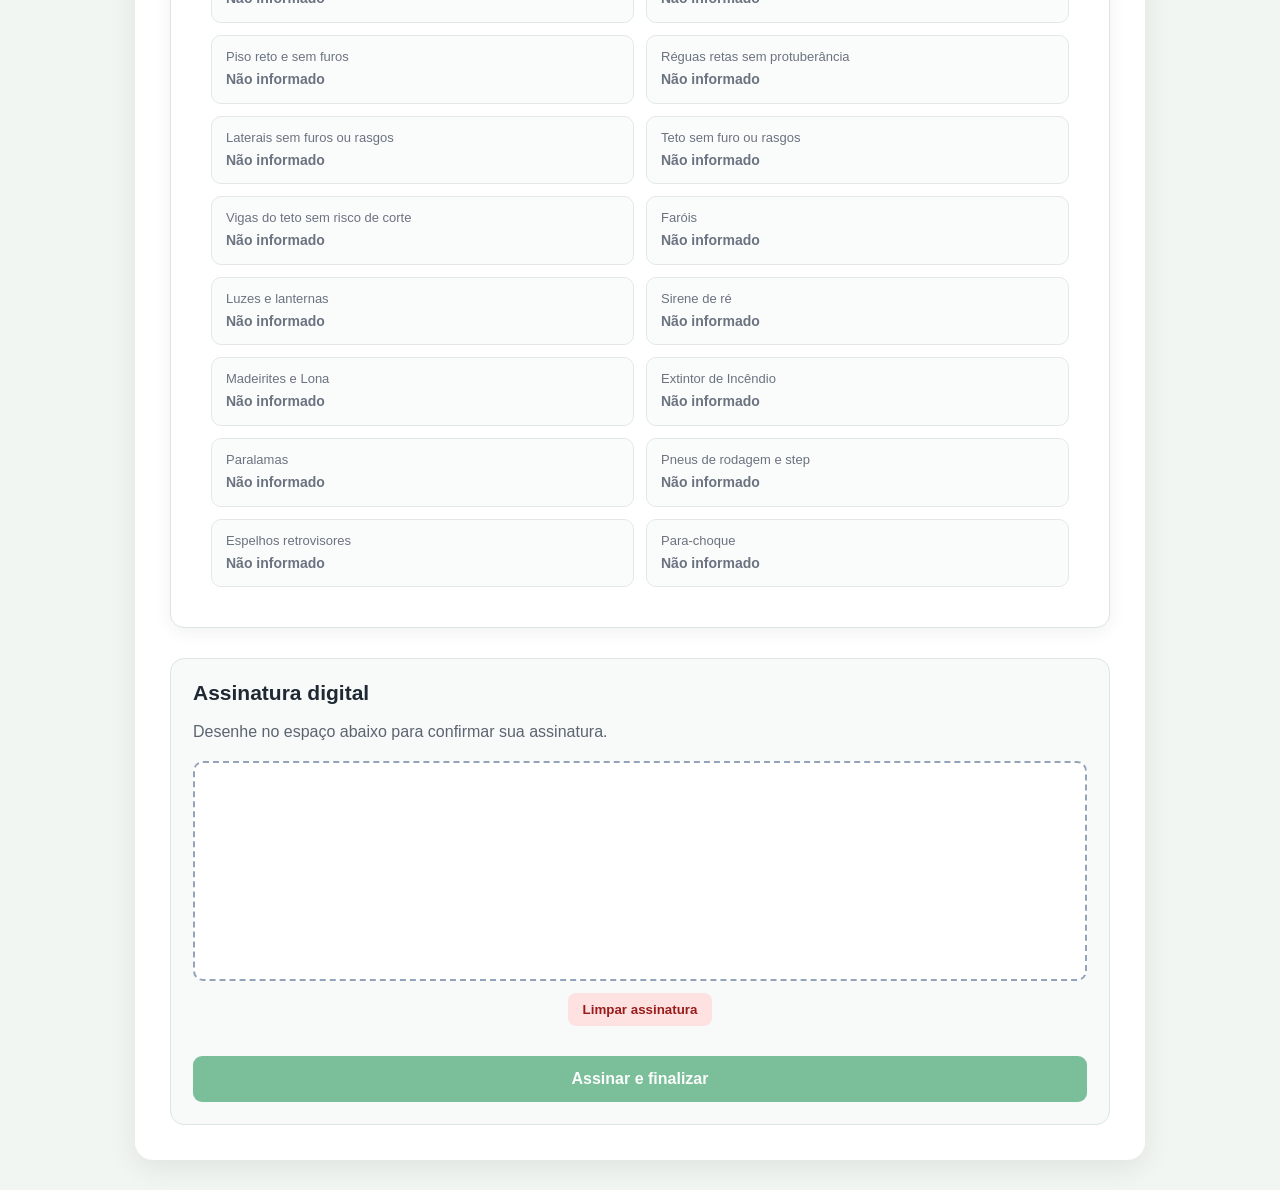
<file: confirmacao.html>
<!DOCTYPE html>
<html lang="pt-BR">

<head>

    <meta charset="UTF-8">

    <meta
        name="viewport"
        content="width=device-width, initial-scale=1.0"
    >

    <title>Confirmação do Cadastro</title>

    <link
        rel="stylesheet"
        href="style.css"
    >

    <style>

        /* =====================================================
           UTILITÁRIOS
        ===================================================== */

        .hidden {
            display: none !important;
        }


        /* =====================================================
           REVISÃO
        ===================================================== */

        .revisao-section {
            margin-top: 25px;
        }

        .revisao-header {
            display: flex;
            justify-content: space-between;
            align-items: center;
            gap: 15px;
            margin-bottom: 15px;
        }

        .revisao-header h2 {
            margin: 0;
        }

        .btn-editar-revisao {
            border: none;
            background: #e9f7ef;
            color: #147a3d;
            padding: 10px 16px;
            border-radius: 8px;
            cursor: pointer;
            font-weight: 600;
        }

        .btn-editar-revisao:hover {
            background: #d8f1e2;
        }


        /* =====================================================
           PAINÉIS DE REVISÃO
        ===================================================== */

        .review-panels {
            display: flex;
            flex-direction: column;
            gap: 18px;
        }

        .review-panel {
            border: 1px solid #dce6df;
            border-radius: 14px;
            background: #ffffff;
            overflow: hidden;
        }

        .review-panel-full {
            width: 100%;
        }

        .review-panel-header {
            padding: 15px 18px;
            background: #f1f8f3;
            border-bottom: 1px solid #dce6df;
        }

        .review-panel-header h3 {
            margin: 0;
            color: #166534;
            font-size: 18px;
        }

        .review-grid {
            display: grid;
            grid-template-columns:
                repeat(2, minmax(0, 1fr));
            gap: 12px;
            padding: 16px;
        }

        .review-card {
            min-width: 0;
            padding: 13px 14px;
            border: 1px solid #e3e8e5;
            border-radius: 10px;
            background: #fafcfb;
        }

        .review-label {
            display: block;
            margin-bottom: 6px;
            color: #6b7280;
            font-size: 13px;
        }

        .review-value {
            display: block;
            color: #1f2937;
            font-size: 15px;
            line-height: 1.4;
            word-break: break-word;
        }

        .resposta-sim-nao {
            font-size: 14px;
        }

        .resposta-sim-nao.sim {
            color: #15803d;
        }

        .resposta-sim-nao.nao {
            color: #b91c1c;
        }

        .resposta-sim-nao.nao-informado {
            color: #6b7280;
        }


        /* =====================================================
           MODO DE EDIÇÃO
        ===================================================== */

        .modo-edicao {
            display: none;
            margin-top: 20px;
            padding: 20px;
            border: 1px solid #d9e2dc;
            border-radius: 12px;
            background: #fafdfb;
        }

        .modo-edicao.ativo {
            display: block;
        }

        .campo-edicao {
            margin-bottom: 16px;
        }

        .campo-edicao label {
            display: block;
            margin-bottom: 6px;
            font-weight: 600;
            color: #374151;
        }

        .campo-edicao input,
        .campo-edicao select {
            width: 100%;
            min-height: 44px;
            padding: 10px 12px;
            border: 1px solid #cfd8d2;
            border-radius: 8px;
            font-size: 15px;
            background: white;
        }

        .campo-edicao input:focus,
        .campo-edicao select:focus {
            outline: none;
            border-color: #168044;
            box-shadow:
                0 0 0 3px
                rgba(22, 128, 68, 0.10);
        }

        .grupo-edicao {
            margin-bottom: 25px;
        }

        .grupo-edicao h3 {
            margin-bottom: 15px;
            color: #166534;
        }

        .grid-edicao {
            display: grid;
            grid-template-columns:
                repeat(2, minmax(0, 1fr));
            gap: 15px;
        }

        .acoes-edicao {
            display: flex;
            justify-content: flex-end;
            gap: 10px;
            margin-top: 20px;
        }

        .btn-cancelar-edicao,
        .btn-salvar-edicao {
            border: none;
            border-radius: 8px;
            padding: 11px 18px;
            cursor: pointer;
            font-weight: 600;
        }

        .btn-cancelar-edicao {
            background: #e5e7eb;
            color: #374151;
        }

        .btn-salvar-edicao {
            background: #168044;
            color: white;
        }


        /* =====================================================
           ASSINATURA
        ===================================================== */

        .signature-section {
            margin-top: 30px;
            padding: 22px;
            border-radius: 14px;
            background: #f8faf9;
            border: 1px solid #dce6df;
        }

        .signature-section h2 {
            margin-top: 0;
        }

        .signature-header {
            margin-bottom: 15px;
        }

        .signature-header p {
            color: #5b6470;
            margin-bottom: 0;
        }

        .signature-instruction {
            color: #5b6470;
            margin-bottom: 15px;
        }

        .stamp-area {
            width: 100%;
        }

        .stamp-box {
            position: relative;
            width: 100%;
            min-height: 190px;
            border: 2px dashed #9db5a4;
            border-radius: 14px;
            background: white;
            display: flex;
            align-items: center;
            justify-content: center;
            cursor: pointer;
            overflow: hidden;
            user-select: none;
            -webkit-tap-highlight-color: transparent;
            transition:
                border-color 0.2s ease,
                background 0.2s ease,
                box-shadow 0.2s ease;
        }

        .stamp-box:hover {
            border-color: #168044;
            background: #fcfffd;
        }

        .stamp-box:focus {
            outline: none;
            border-color: #168044;
            box-shadow:
                0 0 0 4px
                rgba(22, 128, 68, 0.12);
        }

        .stamp-box.assinatura-confirmada {
            border-style: solid;
            border-color: #168044;
        }

        .stamp-box.assinatura-atencao {
            border-color: #dc2626;
            box-shadow:
                0 0 0 5px
                rgba(220, 38, 38, 0.10);
        }


        /* =====================================================
           PLACEHOLDER
        ===================================================== */

        .stamp-placeholder {
            text-align: center;
            color: #7b8790;
            pointer-events: none;
            padding: 20px;
        }

        .stamp-placeholder strong {
            display: block;
            font-size: 18px;
            color: #4b5563;
            margin: 8px 0 6px;
        }

        .stamp-placeholder small {
            font-size: 14px;
        }

        .stamp-click-icon {
            display: block;
            font-size: 32px;
        }


        /* =====================================================
           ASSINATURA REALIZADA
        ===================================================== */

        .assinatura-realizada {
            margin-top: 12px;
            color: #168044;
            font-weight: 600;
            text-align: center;
        }

        .btn-remover-assinatura,
        .assinatura-remover {
            display: block;
            margin: 12px auto 0;
            border: none;
            background: #fee2e2;
            color: #991b1b;
            padding: 9px 15px;
            border-radius: 8px;
            cursor: pointer;
            font-weight: 600;
        }

        .btn-remover-assinatura:hover,
        .assinatura-remover:hover {
            background: #fecaca;
        }


        /* =====================================================
           MENSAGENS
        ===================================================== */

        .message {
            margin-top: 15px;
            padding: 12px 15px;
            border-radius: 8px;
            display: none;
        }

        .message.success {
            background: #ecfdf3;
            color: #166534;
            border: 1px solid #bbf7d0;
        }

        .message.error {
            background: #fef2f2;
            color: #991b1b;
            border: 1px solid #fecaca;
        }

        .message.info {
            background: #eff6ff;
            color: #1d4ed8;
            border: 1px solid #bfdbfe;
        }


        /* =====================================================
           SUCESSO
        ===================================================== */

        .sucesso-cadastro {
            padding: 30px 20px;
            text-align: center;
            background: #ecfdf3;
            border: 1px solid #b7e4c7;
            border-radius: 14px;
            color: #166534;
        }

        .sucesso-cadastro h2 {
            margin-top: 0;
        }


        /* =====================================================
           RESPONSIVO
        ===================================================== */

        @media (max-width: 700px) {

            .grid-edicao,
            .review-grid {
                grid-template-columns: 1fr;
            }

            .revisao-header {
                flex-direction: column;
                align-items: stretch;
            }

            .btn-editar-revisao {
                width: 100%;
            }

            .acoes-edicao {
                flex-direction: column;
            }

            .btn-cancelar-edicao,
            .btn-salvar-edicao {
                width: 100%;
            }

            .stamp-box {
                min-height: 220px;
            }
        }

    </style>

</head>


<body>

    <main class="container">

        <section class="card">


            <!-- =================================================
                 CABEÇALHO
            ================================================== -->

            <div class="logo-area">

                <h1>
                    Confirmação
                </h1>

                <p>
                    Revise todas as informações antes de finalizar
                </p>

            </div>


            <!-- =================================================
                 PROGRESSO
            ================================================== -->

            <div class="progress-area">

                <div class="progress-step completed">

                    <span>✓</span>

                    <small>
                        Motorista
                    </small>

                </div>


                <div class="progress-line active"></div>


                <div class="progress-step completed">

                    <span>✓</span>

                    <small>
                        Caminhão
                    </small>

                </div>


                <div class="progress-line active"></div>


                <div class="progress-step completed">

                    <span>✓</span>

                    <small>
                        Checklist
                    </small>

                </div>


                <div class="progress-line active"></div>


                <div class="progress-step active">

                    <span>4</span>

                    <small>
                        Confirmação
                    </small>

                </div>

            </div>


            <!-- =================================================
                 REVISÃO
            ================================================== -->

            <div class="revisao-section">

                <div class="revisao-header">

                    <h2>
                        Revise suas respostas
                    </h2>

                    <button
                        type="button"
                        id="btnEditarRespostas"
                        class="btn-editar-revisao"
                    >
                        Editar respostas
                    </button>

                </div>


                <div id="resumoCadastro"></div>


                <!-- =============================================
                     FORMULÁRIO DE EDIÇÃO
                ============================================== -->

                <div
                    id="modoEdicao"
                    class="modo-edicao"
                >

                    <div class="grupo-edicao">

                        <h3>
                            Motorista
                        </h3>

                        <div class="grid-edicao">

                            <div class="campo-edicao">

                                <label for="editNome">
                                    Nome completo
                                </label>

                                <input
                                    id="editNome"
                                    type="text"
                                    autocomplete="name"
                                >

                            </div>


                            <div class="campo-edicao">

                                <label for="editCelular">
                                    Celular
                                </label>

                                <input
                                    id="editCelular"
                                    type="tel"
                                    autocomplete="tel"
                                >

                            </div>


                            <div class="campo-edicao">

                                <label for="editCPF">
                                    CPF
                                </label>

                                <input
                                    id="editCPF"
                                    type="text"
                                    inputmode="numeric"
                                    maxlength="14"
                                >

                            </div>


                            <div class="campo-edicao">

                                <label for="editCNH">
                                    CNH
                                </label>

                                <input
                                    id="editCNH"
                                    type="text"
                                >

                            </div>


                            <div class="campo-edicao">

                                <label for="editValidadeCnh">
                                    Validade CNH
                                </label>

                                <input
                                    id="editValidadeCnh"
                                    type="date"
                                >

                            </div>


                            <div class="campo-edicao">

                                <label for="editCalcado">
                                    Calçado de Segurança
                                </label>

                                <select id="editCalcado">

                                    <option value="">
                                        Selecione
                                    </option>

                                    <option value="Sim">
                                        Sim
                                    </option>

                                    <option value="Não">
                                        Não
                                    </option>

                                </select>

                            </div>


                            <div class="campo-edicao">

                                <label for="editTrajes">
                                    Trajes
                                </label>

                                <select id="editTrajes">

                                    <option value="">
                                        Selecione
                                    </option>

                                    <option value="Sim">
                                        Sim
                                    </option>

                                    <option value="Não">
                                        Não
                                    </option>

                                </select>

                            </div>


                            <div class="campo-edicao">

                                <label for="editColete">
                                    Colete Refletivo
                                </label>

                                <select id="editColete">

                                    <option value="">
                                        Selecione
                                    </option>

                                    <option value="Sim">
                                        Sim
                                    </option>

                                    <option value="Não">
                                        Não
                                    </option>

                                </select>

                            </div>


                            <div class="campo-edicao">

                                <label for="editComprovei">
                                    App Comprovei
                                </label>

                                <select id="editComprovei">

                                    <option value="">
                                        Selecione
                                    </option>

                                    <option value="Sim">
                                        Sim
                                    </option>

                                    <option value="Não">
                                        Não
                                    </option>

                                </select>

                            </div>

                        </div>

                    </div>


                    <div class="grupo-edicao">

                        <h3>
                            Caminhão
                        </h3>

                        <div class="grid-edicao">

                            <div class="campo-edicao">

                                <label for="editDt">
                                    DT
                                </label>

                                <input
                                    id="editDt"
                                    type="text"
                                >

                            </div>


                            <div class="campo-edicao">

                                <label for="editTransportadora">
                                    Transportadora
                                </label>

                                <input
                                    id="editTransportadora"
                                    type="text"
                                >

                            </div>


                            <div class="campo-edicao">

                                <label for="editPlacaCavalo">
                                    Placa Cavalo / Truck
                                </label>

                                <input
                                    id="editPlacaCavalo"
                                    type="text"
                                >

                            </div>


                            <div class="campo-edicao">

                                <label for="editPlacaCarreta01">
                                    Placa Carreta 01
                                </label>

                                <input
                                    id="editPlacaCarreta01"
                                    type="text"
                                >

                            </div>


                            <div class="campo-edicao">

                                <label for="editPlacaCarreta02">
                                    Placa Carreta 02
                                </label>

                                <input
                                    id="editPlacaCarreta02"
                                    type="text"
                                >

                            </div>


                            <div class="campo-edicao">

                                <label for="editTipoVeiculo">
                                    Tipo Veículo
                                </label>

                                <input
                                    id="editTipoVeiculo"
                                    type="text"
                                >

                            </div>


                            <div class="campo-edicao">

                                <label for="editEmpilhadeira">
                                    Autoriza Entrada de Empilhadeira?
                                </label>

                                <select id="editEmpilhadeira">

                                    <option value="">
                                        Selecione
                                    </option>

                                    <option value="Sim">
                                        Sim
                                    </option>

                                    <option value="Não">
                                        Não
                                    </option>

                                </select>

                            </div>

                        </div>

                    </div>


                    <div class="grupo-edicao">

                        <h3>
                            Checklist
                        </h3>

                        <div id="camposChecklistEdicao"></div>

                    </div>


                    <div class="acoes-edicao">

                        <button
                            type="button"
                            id="btnCancelarEdicao"
                            class="btn-cancelar-edicao"
                        >
                            Cancelar
                        </button>


                        <button
                            type="button"
                            id="btnSalvarEdicao"
                            class="btn-salvar-edicao"
                        >
                            Salvar respostas
                        </button>

                    </div>

                </div>

            </div>


<!-- =================================================
    ASSINATURA
================================================== -->

            <div class="signature-section">

                <div class="signature-header">

                    <div>

                        <h2>
                            Assinatura digital
                        </h2>

                        <p>
                            Desenhe no espaço abaixo para confirmar sua assinatura.
                        </p>

                    </div>

                </div>


<div class="stamp-area">

    <canvas id="signatureCanvas"></canvas>

    <button
        type="button"
        id="removerAssinatura"
        class="btn-remover-assinatura"
    >
        Limpar assinatura
    </button>

</div>

            <!-- =================================================
                 MENSAGEM
            ================================================== -->

            <div
                id="mensagemEnvio"
                class="message"
            ></div>


            <!-- =================================================
                 SUCESSO
            ================================================== -->

            <div
                id="mensagemSucesso"
                style="display:none;"
            ></div>


            <!-- =================================================
                 BOTÕES
            ================================================== -->

            <div class="button-row">


                <button
                    type="button"
                    id="btnEnviar"
                    class="btn-primary"
                    disabled
                >
                    Assinar e finalizar
                </button>

            </div>


        </section>

    </main>


    <script src="confirmacao.js"></script>

</body>

</html>
</file>
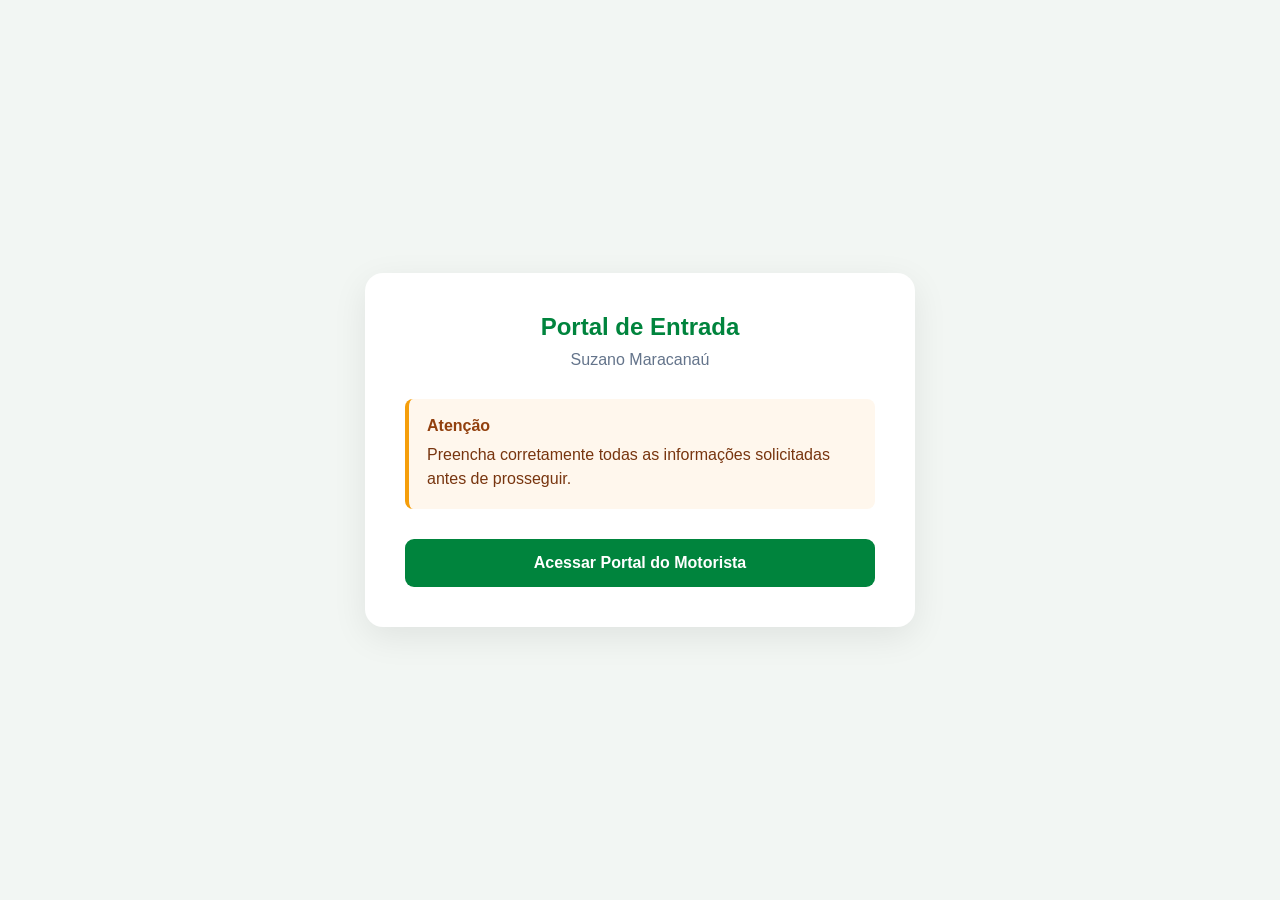
<file: portalentrada.html>
<!DOCTYPE html>
<html lang="pt-BR">

<head>

    <meta charset="UTF-8">

    <meta
        name="viewport"
        content="width=device-width, initial-scale=1.0"
    >

    <title>Portal de Entrada</title>

    <link
        rel="stylesheet"
        href="portalentrada.css"
    >

</head>

<body>

<main class="portal-container">

    <section class="portal-card">

        <h1>Portal de Entrada</h1>

        <p>
            Suzano Maracanaú
        </p>

        <div class="warning-box">

            <strong>Atenção</strong>

            <p>
                Preencha corretamente todas as
                informações solicitadas antes de
                prosseguir.
            </p>

        </div>

        <a
            href="index.html"
            class="access-button"
        >
            Acessar Portal do Motorista
        </a>

    </section>

</main>

</body>

</html>
</file>
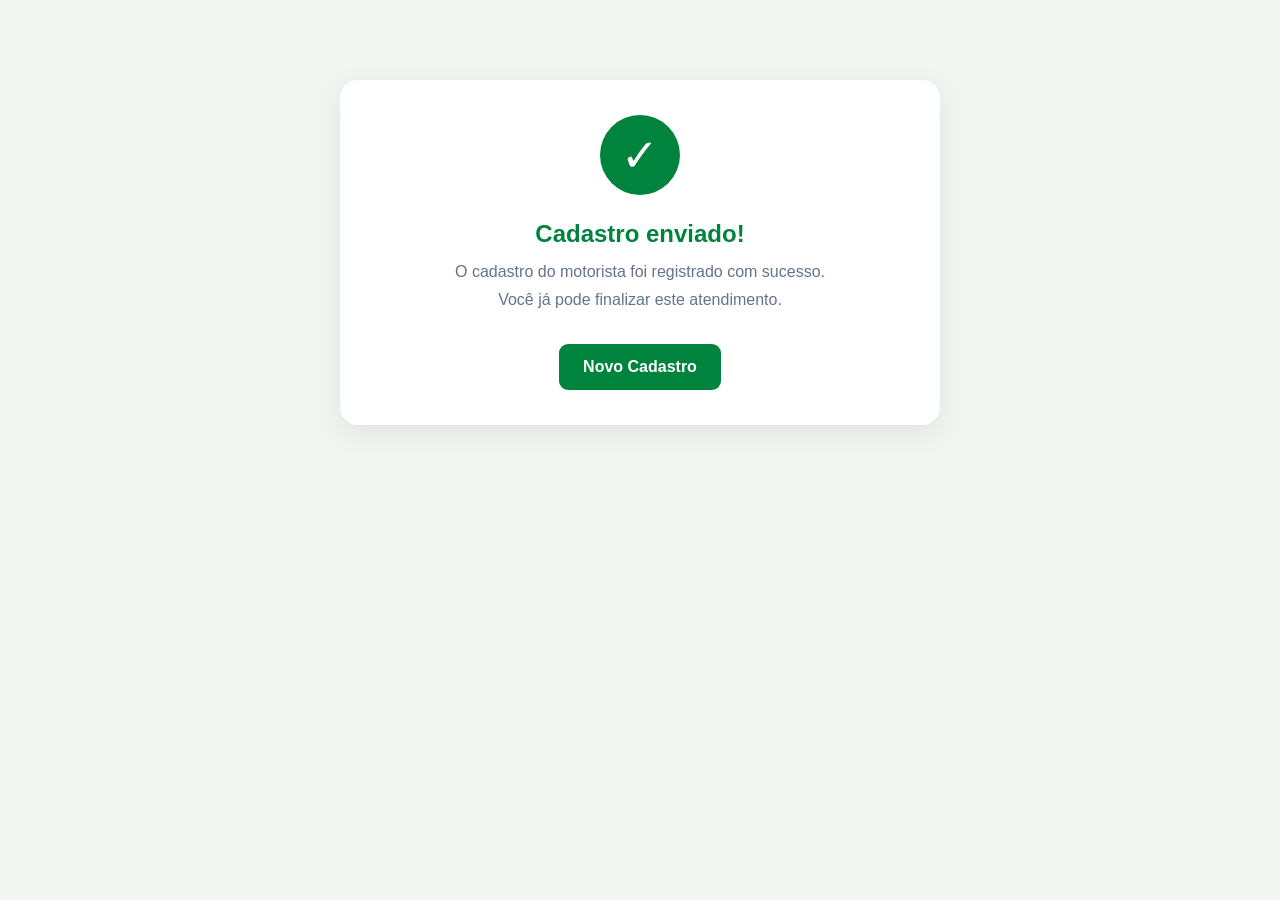
<file: sucesso.html>
<!DOCTYPE html>
<html lang="pt-BR">

<head>

    <meta charset="UTF-8">

    <meta
        name="viewport"
        content="width=device-width, initial-scale=1.0"
    >

    <title>Cadastro Realizado</title>

    <link
        rel="stylesheet"
        href="style.css"
    >

</head>

<body>

<main class="container">

<section class="card success-card">

    <div class="success-icon">
        ✓
    </div>

    <h1>
        Cadastro enviado!
    </h1>

    <p>
        O cadastro do motorista foi
        registrado com sucesso.
    </p>

    <p>
        Você já pode finalizar este atendimento.
    </p>

    <a
        href="index.html"
        class="btn-primary"
    >
        Novo Cadastro
    </a>

</section>

</main>

</body>

</html>
</file>
<file: style.css>
* {
    margin: 0;
    padding: 0;
    box-sizing: border-box;
    font-family: Arial, Helvetica, sans-serif;
}

body {
    min-height: 100vh;
    background: #f2f6f3;
    color: #1f2933;
}

.container {
    width: 100%;
    max-width: 1050px;
    margin: 0 auto;
    padding: 30px 20px;
}

.card {
    background: #ffffff;
    border-radius: 18px;
    padding: 35px;
    box-shadow: 0 8px 30px rgba(0, 0, 0, 0.08);
}

.logo-area {
    text-align: center;
    margin-bottom: 30px;
}

.logo-area h1 {
    color: #00843d;
    font-size: 30px;
    margin-bottom: 8px;
}

.logo-area p {
    color: #64748b;
}

.progress-area {
    display: flex;
    align-items: center;
    justify-content: center;
    margin-bottom: 35px;
}

.progress-step {
    display: flex;
    flex-direction: column;
    align-items: center;
    gap: 6px;
    min-width: 70px;
}

.progress-step span {
    width: 38px;
    height: 38px;
    border-radius: 50%;
    display: flex;
    align-items: center;
    justify-content: center;
    background: #e5e7eb;
    color: #64748b;
    font-weight: bold;
}

.progress-step.active span,
.progress-step.completed span {
    background: #00843d;
    color: #ffffff;
}

.progress-step small {
    color: #64748b;
    font-size: 12px;
}

.progress-line {
    height: 3px;
    width: 70px;
    background: #e5e7eb;
}

.progress-line.active {
    background: #00843d;
}

h2 {
    color: #1f2933;
    margin: 25px 0 18px;
    font-size: 21px;
}

.form-group {
    margin-bottom: 20px;
}

.form-group label,
.question-group > label,
.check-question > label {
    display: block;
    font-weight: bold;
    margin-bottom: 8px;
}

input,
select {
    width: 100%;
    padding: 14px;
    border: 1px solid #cbd5e1;
    border-radius: 9px;
    font-size: 16px;
    outline: none;
    background: #ffffff;
}

input:focus,
select:focus {
    border-color: #00843d;
    box-shadow: 0 0 0 3px rgba(0, 132, 61, 0.1);
}

.input-error {
    border-color: #dc2626 !important;
}

.field-error {
    color: #dc2626;
    display: block;
    margin-top: 5px;
}

.question-group,
.check-question {
    margin-bottom: 22px;
    padding: 18px;
    border: 1px solid #e2e8f0;
    border-radius: 12px;
    background: #fafcfb;
}

/* ============================================================
   BOTÕES SIM / NÃO / N/A
   ============================================================ */

.choice-buttons {
    display: flex;
    gap: 10px;
    flex-wrap: wrap;
}

.choice-button {
    flex: 1;
    min-width: 100px;
    cursor: pointer;
}

.choice-button input {
    display: none;
}

.choice-button span {
    width: 100%;
    min-height: 50px;
    padding: 12px 18px;
    border-radius: 9px;
    border: 2px solid #d1d5db;
    background: #ffffff;
    display: flex;
    align-items: center;
    justify-content: center;
    font-weight: bold;
    transition: 0.2s;
}

.choice-button span:hover {
    border-color: #00843d;
    background: #f0faf4;
}

.choice-button input:checked + span {
    background: #00843d;
    border-color: #00843d;
    color: #ffffff;
    transform: translateY(-1px);
}

/* ============================================================
   BOTÕES
   ============================================================ */

.btn-primary,
.btn-secondary {
    border: none;
    border-radius: 9px;
    padding: 14px 24px;
    font-size: 16px;
    font-weight: bold;
    cursor: pointer;
    text-decoration: none;
    display: inline-flex;
    align-items: center;
    justify-content: center;
    transition: 0.2s;
}

.btn-primary {
    background: #00843d;
    color: #ffffff;
}

.btn-primary:hover {
    background: #006f34;
}

.btn-primary:disabled {
    opacity: 0.6;
    cursor: not-allowed;
}

.btn-secondary {
    background: #e5e7eb;
    color: #374151;
}

.btn-secondary:hover {
    background: #d1d5db;
}

.button-row {
    display: flex;
    gap: 12px;
    justify-content: space-between;
    margin-top: 30px;
}

.button-row .btn-primary,
.button-row .btn-secondary {
    flex: 1;
}

.checklist-intro {
    background: #f0faf4;
    border-left: 4px solid #00843d;
    padding: 16px;
    margin-bottom: 25px;
    border-radius: 6px;
}

.checklist-intro h2 {
    margin-top: 0;
}

.checklist-intro p {
    color: #475569;
    line-height: 1.5;
}

/* ============================================================
   CONFIRMAÇÃO
   ============================================================ */

.summary-section {
    margin-bottom: 25px;
    border: 1px solid #e2e8f0;
    border-radius: 12px;
    overflow: hidden;
}

.summary-section h2 {
    background: #00843d;
    color: #ffffff;
    padding: 14px 18px;
    margin: 0;
}

.summary-item {
    display: flex;
    justify-content: space-between;
    gap: 20px;
    padding: 12px 18px;
    border-bottom: 1px solid #edf2f7;
}

.summary-item:last-child {
    border-bottom: none;
}

.summary-item strong {
    color: #475569;
}

.summary-item span {
    text-align: right;
}

.signature-section {
    margin-top: 30px;
}

.signature-section p {
    color: #64748b;
    margin-bottom: 12px;
}

#signatureCanvas {
    width: 100%;
    height: 220px;
    border: 2px dashed #94a3b8;
    border-radius: 10px;
    background: #ffffff;
    touch-action: none;
    display: block;
}

.stamp-area {
    margin: 20px 0;
}

.carimbo {
    width: 220px;
    min-height: 80px;
    border: 2px solid #00843d;
    color: #00843d;
    display: flex;
    flex-direction: column;
    align-items: center;
    justify-content: center;
    transform: rotate(-2deg);
    text-align: center;
    padding: 10px;
}

.carimbo strong {
    font-size: 14px;
}

.carimbo span {
    font-size: 11px;
    margin-top: 4px;
}

.message {
    margin-top: 20px;
    padding: 12px;
    border-radius: 8px;
    display: none;
}

.message.error {
    display: block;
    background: #fee2e2;
    color: #991b1b;
}

.success-card {
    text-align: center;
    max-width: 600px;
    margin: 50px auto;
}

.success-icon {
    width: 80px;
    height: 80px;
    border-radius: 50%;
    background: #00843d;
    color: #ffffff;
    font-size: 45px;
    display: flex;
    align-items: center;
    justify-content: center;
    margin: 0 auto 25px;
}

.success-card h1 {
    color: #00843d;
    margin-bottom: 15px;
}

.success-card p {
    color: #64748b;
    margin-bottom: 10px;
}

.success-card .btn-primary {
    margin-top: 25px;
}

/* ============================================================
   RESPONSIVO
   ============================================================ */

@media (max-width: 700px) {

    .container {
        padding: 15px;
    }

    .card {
        padding: 20px;
        border-radius: 12px;
    }

    .logo-area h1 {
        font-size: 24px;
    }

    .progress-step {
        min-width: 45px;
    }

    .progress-step small {
        font-size: 9px;
    }

    .progress-step span {
        width: 32px;
        height: 32px;
        font-size: 13px;
    }

    .progress-line {
        width: 25px;
    }

    .choice-buttons {
        flex-direction: column;
    }

    .choice-button {
        width: 100%;
        flex: none;
    }

    .choice-button span {
        min-height: 52px;
    }

    .button-row {
        flex-direction: column;
    }

    .summary-item {
        flex-direction: column;
        gap: 4px;
    }

    .summary-item span {
        text-align: left;
    }

    #signatureCanvas {
        height: 180px;
    }
}

/* =========================================================
   PAINÉIS DE REVISÃO
   ========================================================= */

.review-panels {
    display: flex;
    flex-direction: column;
    gap: 24px;
    margin-top: 24px;
}

.review-panel {
    background: #ffffff;
    border: 1px solid #e2e8f0;
    border-radius: 18px;
    padding: 24px;
    box-shadow: 0 4px 18px rgba(15, 23, 42, 0.06);
}

.review-panel-header {
    display: flex;
    align-items: center;
    gap: 14px;
    padding-bottom: 18px;
    margin-bottom: 20px;
    border-bottom: 1px solid #edf1f5;
}

.review-panel-icon {
    width: 46px;
    height: 46px;
    border-radius: 12px;
    background: #eef8f1;
    color: #16803c;
    display: flex;
    align-items: center;
    justify-content: center;
    font-size: 22px;
    flex-shrink: 0;
}

.review-panel-header h3 {
    margin: 0;
    color: #17212b;
    font-size: 20px;
}

.review-panel-header p {
    margin: 4px 0 0;
    color: #718096;
    font-size: 13px;
}

.review-grid {
    display: grid;
    grid-template-columns: repeat(2, minmax(0, 1fr));
    gap: 14px;
}

.review-answer-card {
    background: #f8fafc;
    border: 1px solid #e5eaf0;
    border-radius: 12px;
    padding: 15px 16px;
    min-height: 74px;
    display: flex;
    flex-direction: column;
    justify-content: center;
    gap: 7px;
    transition: 0.2s ease;
}

.review-answer-card:hover {
    border-color: #b8d9c2;
    background: #fbfefc;
    transform: translateY(-1px);
}

.review-answer-label {
    color: #718096;
    font-size: 12px;
    font-weight: 600;
    text-transform: uppercase;
    letter-spacing: 0.03em;
}

.review-answer-value {
    color: #17212b;
    font-size: 15px;
    font-weight: 700;
    word-break: break-word;
}

.review-empty {
    color: #a0aec0;
    font-weight: 500;
}

.review-answer-yes {
    color: #16803c;
    display: flex;
    align-items: center;
    gap: 7px;
}

.review-answer-no {
    color: #c53030;
    display: flex;
    align-items: center;
    gap: 7px;
}

.review-answer-neutral {
    color: #718096;
    display: flex;
    align-items: center;
    gap: 7px;
}

.review-status-dot {
    width: 8px;
    height: 8px;
    border-radius: 50%;
    background: currentColor;
    flex-shrink: 0;
}


/* =========================================================
   ASSINATURA / CARIMBO
   ========================================================= */

.stamp-box {
    min-height: 220px;
    border: 2px dashed #b8c5cf;
    border-radius: 18px;
    background: #fafcfd;
    display: flex;
    align-items: center;
    justify-content: center;
    padding: 25px;
    cursor: pointer;
    transition: all 0.25s ease;
    position: relative;
    overflow: hidden;
}

.stamp-box:hover {
    border-color: #16803c;
    background: #f5fbf7;
}

.stamp-box:focus {
    outline: none;
    border-color: #16803c;
    box-shadow: 0 0 0 4px rgba(22, 128, 60, 0.12);
}

.stamp-placeholder {
    display: flex;
    flex-direction: column;
    align-items: center;
    justify-content: center;
    text-align: center;
    gap: 8px;
    color: #64748b;
}

.stamp-placeholder strong {
    color: #334155;
    font-size: 17px;
}

.stamp-placeholder small {
    color: #94a3b8;
    font-size: 13px;
}

.stamp-click-icon {
    width: 58px;
    height: 58px;
    border-radius: 50%;
    background: #eaf6ee;
    display: flex;
    align-items: center;
    justify-content: center;
    font-size: 27px;
    margin-bottom: 5px;
}


/* =========================================================
   CARIMBO
   ========================================================= */

.carimbo {
    min-width: 300px;
    max-width: 520px;
    padding: 18px 28px;
    border: 3px solid #b42318;
    border-radius: 10px;
    background: rgba(255, 250, 250, 0.96);
    color: #b42318;
    text-align: center;
    transform: rotate(-1deg);
    box-shadow: 0 5px 15px rgba(0, 0, 0, 0.08);
}

.carimbo-topo {
    font-size: 12px;
    font-weight: 900;
    letter-spacing: 0.12em;
    border-bottom: 1px solid rgba(180, 35, 24, 0.4);
    padding-bottom: 8px;
    margin-bottom: 10px;
}

.carimbo-nome {
    font-size: 20px;
    font-weight: 900;
    margin-bottom: 5px;
    text-transform: uppercase;
}

.carimbo-cpf {
    font-size: 13px;
    margin-bottom: 8px;
}

.carimbo-data {
    font-size: 12px;
    font-weight: 700;
}

.stamp-confirmed {
    border-style: solid;
    border-color: #b42318;
}

.assinatura-confirmada {
    background: #fffafa;
}

.assinatura-realizada {
    margin-top: 12px;
    color: #16803c;
    font-weight: 700;
    text-align: center;
}

.btn-remover-assinatura {
    display: block;
    margin: 12px auto 0;
    border: 0;
    background: transparent;
    color: #b42318;
    cursor: pointer;
    font-weight: 600;
}

.btn-remover-assinatura:hover {
    text-decoration: underline;
}


/* =========================================================
   ANIMAÇÕES
   ========================================================= */

.stamp-attention {
    animation: stampAttention 0.7s ease;
}

@keyframes stampAttention {

    0% {
        transform: scale(1);
    }

    30% {
        transform: scale(1.025);
    }

    60% {
        transform: scale(0.99);
    }

    100% {
        transform: scale(1);
    }
}


/* =========================================================
   BOTÃO FINAL
   ========================================================= */

#btnEnviar:disabled {
    opacity: 0.5;
    cursor: not-allowed;
}

#btnEnviar.btn-pronto {
    opacity: 1;
}


/* =========================================================
   RESPONSIVO
   ========================================================= */

@media (max-width: 700px) {

    .review-panel {
        padding: 17px;
        border-radius: 14px;
    }

    .review-grid {
        grid-template-columns: 1fr;
    }

    .carimbo {
        min-width: 0;
        width: 100%;
        padding: 16px;
    }

    .carimbo-nome {
        font-size: 17px;
    }

    .stamp-box {
        min-height: 190px;
    }
}
</file>
<file: admin.css>
/* ============================================================
   RESET
============================================================ */

* {
    margin: 0;
    padding: 0;
    box-sizing: border-box;
    font-family: Arial, Helvetica, sans-serif;
}

html {
    scroll-behavior: smooth;
}

body {
    min-height: 100vh;
    background: #f3f6f4;
    color: #1f2933;
}

button,
input,
select {
    font: inherit;
}

button {
    cursor: pointer;
}

.hidden {
    display: none !important;
}


/* ============================================================
   LOGIN
============================================================ */

.login-screen {
    min-height: 100vh;
    width: 100%;

    display: flex;
    align-items: center;
    justify-content: center;

    padding: 30px;

    background:
        radial-gradient(
            circle at top left,
            rgba(0, 132, 61, 0.08),
            transparent 35%
        ),
        linear-gradient(
            135deg,
            #eef7f1 0%,
            #ffffff 48%,
            #f2f8f4 100%
        );
}

.login-card {
    width: 100%;
    max-width: 470px;

    padding: 48px 45px;

    background: #ffffff;

    border: 1px solid #e1e8e3;
    border-radius: 22px;

    box-shadow:
        0 25px 70px rgba(15, 23, 42, 0.12);

    animation: loginAppear 0.35s ease;
}

@keyframes loginAppear {
    from {
        opacity: 0;
        transform: translateY(12px);
    }

    to {
        opacity: 1;
        transform: translateY(0);
    }
}

.logo-admin {
    width: 100px;
    height: 100px;
    object-fit: contain;
}

.login-icon {
    display: flex;
    justify-content: center;
    align-items: center;
}

.login-title {
    text-align: center;

    margin-bottom: 34px;
}

.login-title h1 {
    color: #00843d;

    font-size: 27px;
    line-height: 1.2;

    margin-bottom: 8px;
}

.login-title p {
    color: #64748b;

    font-size: 14px;
}


.form-group {
    margin-bottom: 21px;
}

.form-group label {
    display: block;

    margin-bottom: 8px;

    color: #334155;

    font-size: 14px;
    font-weight: 700;
}

.form-group input {
    width: 100%;

    height: 50px;

    padding: 0 15px;

    border: 1px solid #cbd5e1;
    border-radius: 10px;

    outline: none;

    background: #ffffff;
    color: #1f2933;

    font-size: 15px;

    transition:
        border-color 0.2s,
        box-shadow 0.2s;
}

.form-group input::placeholder {
    color: #94a3b8;
}

.form-group input:focus {
    border-color: #00843d;

    box-shadow:
        0 0 0 4px rgba(0, 132, 61, 0.10);
}

.login-error {
    display: none;

    margin-bottom: 17px;

    padding: 12px 14px;

    border: 1px solid #fecaca;
    border-radius: 9px;

    background: #fef2f2;
    color: #b91c1c;

    font-size: 13px;
    line-height: 1.4;
}

.login-error.visible {
    display: block;
}

.primary-button {
    width: 100%;
    height: 51px;

    border: none;
    border-radius: 10px;

    background: #00843d;
    color: #ffffff;

    font-size: 15px;
    font-weight: 700;

    transition:
        background 0.2s,
        transform 0.15s,
        box-shadow 0.2s;
}

.primary-button:hover {
    background: #006f34;

    box-shadow:
        0 7px 20px rgba(0, 132, 61, 0.18);
}

.primary-button:active {
    transform: translateY(1px);
}

.primary-button:disabled {
    opacity: 0.65;
    cursor: not-allowed;
}

/* ============================================================
   LOGIN - MODO ESCURO
============================================================ */

body.dark-mode .login-screen {
    background:
        radial-gradient(
            circle at top left,
            rgba(0, 132, 61, 0.15),
            transparent 35%
        ),
        linear-gradient(
            135deg,
            #0f172a 0%,
            #111827 50%,
            #1e293b 100%
        );
}

body.dark-mode .login-card {
    background: #1e293b;
    border: 1px solid #334155;
}

body.dark-mode .login-title h1 {
    color: #ffffff;
}

body.dark-mode .login-title p {
    color: #cbd5e1;
}

body.dark-mode .form-group label {
    color: #f1f5f9;
}

body.dark-mode .form-group input {
    background: #0f172a;
    color: #ffffff;
    border-color: #475569;
}

body.dark-mode .form-group input::placeholder {
    color: #94a3b8;
}

body.dark-mode .login-error {
    background: rgba(127, 29, 29, 0.3);
    border-color: #ef4444;
    color: #fecaca;
}

/* ============================================================
   PAINEL ADMINISTRATIVO
============================================================ */

.admin-panel {
    min-height: 100vh;

    display: flex;
}


/* ============================================================
   SIDEBAR
============================================================ */

.sidebar {
    width: 245px;
    min-height: 100vh;

    flex-shrink: 0;

    display: flex;
    flex-direction: column;

    background: #ffffff;

    border-right: 1px solid #e2e8e4;

    position: fixed;
    left: 0;
    top: 0;
    bottom: 0;

    z-index: 300;
}

.sidebar-header {
    padding: 25px 20px;

    border-bottom: 1px solid #edf1ee;
}

body.dark-mode .sidebar-header{
    border-color: #475569;
}

.sidebar-logo {
    display: flex;
    align-items: center;

    gap: 12px;
}

.sidebar-logo-icon {
    width: 55px;
    height: 55px;
    border-radius: 50%;
    background: #fcfdfd;
    display: flex;
    align-items: center;
    justify-content: center;
    overflow: hidden;
}

.sidebar-logo-img {
    width: 100%;
    height: 100%;
    object-fit: contain;
}

.sidebar-logo strong {
    display: block;

    color: #1f2933;

    font-size: 14px;
}

.sidebar-logo span {
    display: block;

    margin-top: 3px;

    color: #64748b;

    font-size: 11px;
}

.sidebar-nav {
    flex: 1;

    display: flex;
    flex-direction: column;

    gap: 6px;

    padding: 22px 13px;
}

.menu-item {
    width: 100%;

    min-height: 47px;

    display: flex;
    align-items: center;

    gap: 12px;

    padding: 0 14px;

    border: none;
    border-radius: 10px;

    background: transparent;
    color: #64748b;

    text-align: left;

    font-size: 13px;
    font-weight: 700;

    transition:
        background 0.2s,
        color 0.2s;
}

.menu-item:hover {
    background: #eff9f2;
    color: #00843d;
}

.menu-item.active {
    background: #00843d;
    color: #ffffff;

    box-shadow:
        0 5px 14px rgba(0, 132, 61, 0.15);
}

.menu-icon {
    width: 23px;

    display: flex;
    align-items: center;
    justify-content: center;

    font-size: 16px;
}

.sidebar-footer {
    padding: 15px 13px 20px;

    border-top: 1px solid #edf1ee;
}

body.dark-mode .sidebar-footer{
    border-color: #475569;
}

.logout-button {
    width: 100%;

    height: 45px;

    display: flex;
    align-items: center;
    justify-content: center;

    gap: 8px;

    border: 1px solid #e1e6e3;
    border-radius: 9px;

    background: #ffffff;
    color: #64748b;

    font-size: 13px;
    font-weight: 700;

    transition: 0.2s;
}

.logout-button:hover {
    border-color: #fecaca;
    background: #fef2f2;
    color: #b91c1c;
}


/* ============================================================
   MAIN
============================================================ */

.main-content {
    width: calc(100% - 245px);

    margin-left: 245px;

    min-height: 100vh;

    padding: 0 30px 40px;

    overflow-x: hidden;

    color: #111827
}


/* ============================================================
   TOPBAR
============================================================ */

.topbar {
    min-height: 76px;

    display: flex;
    align-items: center;
    justify-content: space-between;

    gap: 20px;

    border-bottom: 1px solid #e3e9e5;
}

.topbar-left {
    display: flex;
    align-items: center;

    gap: 13px;
}

.topbar h1 {
    color: #1f2933;

    font-size: 20px;
}

.topbar p {
    margin-top: 3px;

    color: #64748b;

    font-size: 12px;
}

.topbar-right {
    display: flex;
    align-items: center;
}

.admin-status {
    display: flex;
    align-items: center;

    gap: 7px;

    padding: 8px 11px;

    border: 1px solid #dfe9e2;
    border-radius: 20px;

    background: #f8fcf9;

    color: #4b6354;

    font-size: 11px;
    font-weight: 700;
}

body.dark-mode .admin-status {
    display: flex;
    align-items: center;

    gap: 7px;

    padding: 8px 11px;

    border: 1px solid #475569;
    border-radius: 20px;

    background: #111827;

    color: #f8fcf9;

    font-size: 11px;
    font-weight: 700;
}

.status-dot {
    width: 8px;
    height: 8px;

    border-radius: 50%;

    background: #16a34a;

    animation: pulseGlow 1.5s ease infinite; 
}

@keyframes pulseGlow {

    0% {
        transform: scale(1);
        box-shadow:
            0 0 0 0 rgba(22, 163, 74, 0.7);
    }

    70% {
        transform: scale(1.2);
        box-shadow:
            0 0 0 3px rgba(22, 163, 74, 0);
    }

    100% {
        transform: scale(1);
        box-shadow:
            0 0 0 0 rgba(22, 163, 74, 0);
    }

}
/* BOTÃO ANTIGO
.theme-toggle {
    margin-left: 7px;
    margin-top: -2px;
    width: 35px;
    height: 35px;
    border: none;
    border-radius: 10px;
    background: #f1f5f9;
    cursor: pointer;
    font-size: 18px;
    margin-right: 8px;
    transition: all 0.2s ease;
}
.theme-toggle:hover {
    background: #e2e8f0;
    transform: scale(1.05);
}

body.dark-mode .theme-toggle {
    margin-left: 7px;
    width: 35px;
    height: 35px;
    border: none;
    border-radius: 10px;
    background: #111827;
    cursor: pointer;
    font-size: 18px;
    margin-right: 8px;
    transition: all 0.2s ease;
}

body.dark-mode .theme-toggle:hover {
    background: #1c263b;
    transform: scale(1.05);
}*/

.theme-switch {
    --switch-width: 60px;
    --switch-height: 30px;
    --thumb-size: 24px;
    --thumb-gap: 3px;

    position: relative;
    display: inline-block;

    width: var(--switch-width);
    height: var(--switch-height);

    margin-left: 12px;
}

.theme-switch input {
    opacity: 0;
    width: 0;
    height: 0;
}

.theme-slider {
    position: absolute;
    inset: 0;

    display: flex;
    align-items: center;
    justify-content: space-between;

    padding: 0 7px;

    background: #dbe4ef;

    border-radius: 999px;

    cursor: pointer;

    transition: 0.3s;
}

.theme-slider::before {
    content: "";

    position: absolute;

    width: var(--thumb-size);
    height: var(--thumb-size);

    left: var(--thumb-gap);
    top: var(--thumb-gap);

    border-radius: 50%;

    background: white;

    box-shadow:
        0 2px 6px rgba(0,0,0,.2);

    transition: .3s;
}

.theme-switch input:checked + .theme-slider {
    background: #334155;
}

.theme-switch input:checked + .theme-slider::before {
    left: calc(
        100% - var(--thumb-size) - var(--thumb-gap)
    );
}
.sun,
.moon {
    display: flex;
    align-items: center;
    justify-content: center;

    width: 16px;
    height: 16px;

    line-height: 1;

    z-index: 1;

    transition: all 0.3s ease;
}

/* Tema claro */
.sun {
    opacity: 1;
    transform: scale(1);
}

.moon {
    opacity: 0;
    transform: scale(0.5);
}

/* Tema escuro */
.theme-switch input:checked + .theme-slider .sun {
    opacity: 0;
    transform: scale(0.5);
}

.theme-switch input:checked + .theme-slider .moon {
    opacity: 1;
    transform: scale(1);
}

body.dark-mode {
    background: #0f172a;
    color: #ffffff;
}

body.dark-mode .sidebar {
    background: #111827;
    border-color: #475569
}

body.dark-mode .topbar {
    background: #1e293b;
    border-color: #475569
}

body.dark-mode .panel,
body.dark-mode .stat-card,
body.dark-mode .modal-card {
    background: #1e293b;
    color: #ffffff;
    border-color: #475569;
}

body.dark-mode table {
    color: #ffffff;
}

.mobile-menu-button {
    display: none;

    width: 38px;
    height: 38px;

    border: 1px solid #dfe5e1;
    border-radius: 8px;

    background: #ffffff;
    color: #475569;

    font-size: 19px;
}

/* Títulos */

body.dark-mode h1,
body.dark-mode h2,
body.dark-mode h3,
body.dark-mode strong {
    color: #f8fafc !important;
}

/* Textos gerais */

body.dark-mode p,
body.dark-mode label,
body.dark-mode td,
body.dark-mode th {
    color: #e2e8f0 !important;
    border-color: #475569;
}

/* Sidebar */

body.dark-mode .sidebar {
    background: #111827;
    border-color: #475569
}

body.dark-mode .sidebar strong {
    color: #ffffff !important;
}

/* Topbar */

body.dark-mode .topbar {
    background: #111827;
}

/* Painéis */

body.dark-mode .panel,
body.dark-mode .stat-card,
body.dark-mode .review-panel,
body.dark-mode .modal-card {
    background: #1e293b;
}

/* Inputs */

body.dark-mode input,
body.dark-mode select {
    background: #0f172a;
    color: #f8fafc;
    border-color: #475569;
}

body.dark-mode input::placeholder {
    color: #94a3b8;
}

/* Tabelas */

body.dark-mode thead {
    background: #334155;
}

body.dark-mode tbody tr:hover {
    background: #273449;
}

/* =========================================
   MENU LATERAL
========================================= */

body.dark-mode .menu-item {
    color: #e2e8f0;
}

body.dark-mode .menu-item:hover,
body.dark-mode .menu-item.active {
    background: #00843d;
    color: #ffffff;
}

/* =========================================
   BOTÃO SAIR
========================================= */

body.dark-mode .logout-button {
    width: 100%;
    height: 45px;
    display: flex;
    align-items: center;
    justify-content: center;
    gap: 8px;
    border: 1px solid #e1e6e3;
    border-radius: 9px;
    font-size: 13px;
    font-weight: 700;
    transition: 0.2s;
    background: #1e293b;
    color: #e2e8f0;
    border-color: #475569;
    transition: 0.2s;
}

body.dark-mode .logout-button:hover {
    background: #fef2f2;
    border-color: #fecaca;
    color: #b91c1c;
}

/* =========================================
   CAMPO DE PESQUISA
========================================= */

body.dark-mode .search-box {
    background: #0f172a;
    border-color: #475569;
}

body.dark-mode .search-box input {
    background: transparent;
    color: #f8fafc;
}

body.dark-mode .search-box input::placeholder {
    color: #94a3b8;
}

body.dark-mode .search-dashboard {
    color: #f8fafc;
}

/* =========================================
   STATUS
========================================= */

body.dark-mode .status-badge {
    color: #ffffff !important;
}

body.dark-mode .status-ok {
    background: #166534;
    color: #ffffff !important;
}

body.dark-mode .status-warning {
    background: #b45309;
    color: #ffffff !important;
}

body.dark-mode .status-error {
    background: #b91c1c;
    color: #ffffff !important;
}

body.dark-mode .status-neutral {
    background: #475569;
    color: #ffffff !important;
}

/* =========================================
   REVIEW
========================================= */

body.dark-mode .review-item {
    color: #e2e8f0;
    border-color: #475569;
    background: #1e293b;
}

body.dark-mode .review-label {
    color: #94a3b8 !important;
}

body.dark-mode .review-value {
    color: #e2e8f0;
}

body.dark-mode .review-value.neutral {
    color: #e2e8f0 !important;
}

body.dark-mode .review-value.yes {
    color: #4ade80 !important;
}

body.dark-mode .review-value.no {
    color: #f87171 !important;
}

body.dark-mode .review-value.na{
  color: #d79a15 !important;
}

body.dark-mode .review-value.situacao-pendencia {
    color: #f87171 !important;
}

body.dark-mode .review-value.situacao-conforme {
    color: #4ade80 !important;
}

body.dark-mode .review-value.situacao-registrado {
    color: #64748b !important;
}

/* =========================================
   ASSINATURA
========================================= */

body.dark-mode .signature-empty-admin {
    color: #e2e8f0;
}

body.dark-mode .signature-empty-admin strong {
    color: #f8fafc !important;
}

body.dark-mode .signature-empty-admin small {
    color: #94a3b8 !important;
}

body.dark-mode .signature-admin-image{
    filter:
        brightness(0)
        invert(1);
}

/* =========================================
   INFORMAÇÕES PROTEGISTAS NO EDITAR
========================================= */
body.dark-mode #edit_dataHora,
body.dark-mode #edit_dataAssinatura,
body.dark-mode #edit_assinatura,
body.dark-mode .edit-note.edit-field.full{
    background: #0f172a;
    color: #f8fafc;
    border-color: #475569;
}


/* =========================================
   MODAL
========================================= */

body.dark-mode .modal-header {
    background: #334155;
    color: #e2e8f0;
}

body.dark-mode .modal-content {
    background: #1e293b;
    color: #e2e8f0;
    border-color: #475569;
}

body.dark-mode .modal-title,
body.dark-mode #modalTitle {
    color: #f8fafc !important;
}

body.dark-mode .modal-eyebrow {
    color: #94a3b8 !important;
}

/* =========================================
   ASSINATURA
========================================= */

body.dark-mode .signature-empty-admin {
    color: #e2e8f0;
}

body.dark-mode .signature-empty-admin strong {
    color: #f8fafc !important;
}

body.dark-mode .signature-empty-admin small {
    color: #94a3b8 !important;
}

/* =========================================
   PAINÉIS DE REVISÃO
========================================= */

body.dark-mode .review-panel {
    
    border-color: #475569;
}

body.dark-mode .review-panel-header{
    border-color: #475569;
}

body.dark-mode .review-panel-header h3 {
    color: #f8fafc !important;
    border-color: #475569;
}

body.dark-mode .review-panel-header p {
    color: #94a3b8 !important;
    border-color: #475569;
}

/* ============================================================
   SEÇÕES
============================================================ */

.content-section {
    padding-top: 27px;
}

.active-section {
    display: block;
}

.section-heading {
    display: flex;
    align-items: flex-start;
    justify-content: space-between;

    margin-bottom: 22px;
}

.section-heading h2 {
    color: #1f2933;

    font-size: 24px;

    margin-bottom: 5px;
}

.section-heading p {
    color: #64748b;

    font-size: 13px;
}


/* ============================================================
   STATS
============================================================ */

.stats-grid {
    display: grid;

    grid-template-columns:
        repeat(4, minmax(0, 1fr));

    gap: 17px;

    margin-bottom: 23px;
}

.stat-card {
    min-height: 105px;

    display: flex;
    align-items: center;

    gap: 15px;

    padding: 20px;

    border: 1px solid #e2e9e4;
    border-radius: 13px;

    background: #ffffff;

    box-shadow:
        0 3px 12px rgba(15, 23, 42, 0.035);
}

.stat-icon {
    width: 48px;
    height: 48px;

    flex-shrink: 0;

    display: flex;
    align-items: center;
    justify-content: center;

    border-radius: 11px;

    background: #e8f5ed;
    color: #00843d;

    font-size: 20px;
}

.warning-card .stat-icon {
    background: #fff7ed;
    color: #ea580c;
}

.stat-label {
    display: block;

    margin-bottom: 5px;

    color: #64748b;

    font-size: 11px;
}

.stat-value {
    display: block;

    color: #1f2933;

    font-size: 25px;
}


/* ============================================================
   PESQUISA
============================================================ */

.search-area {
    display: flex;
    align-items: center;

    gap: 12px;

    margin-bottom: 19px;
}

.search-box {
    width: 100%;
    max-width: 650px;
    height: 44px;

    display: flex;
    align-items: center;

    gap: 10px;

    padding: 0 13px;

    border: 1px solid #d8e0db;
    border-radius: 9px;

    background: #ffffff;

    transition: 0.2s;
}

.search-box:focus-within {
    border-color: #00843d;

    box-shadow:
        0 0 0 3px rgba(0, 132, 61, 0.08);
}

.search-icon {
    color: #94a3b8;

    font-size: 15px;
}

.search-box input {
    width: 100%;

    border: none;
    outline: none;

    background: transparent;

    color: #1f2933;

    font-size: 13px;
}

.search-box input::placeholder {
    color: #94a3b8;
}

.refresh-button {
    height: 44px;

    padding: 0 17px;

    border: none;
    border-radius: 9px;

    background: #00843d;
    color: #ffffff;

    font-size: 13px;
    font-weight: 700;

    white-space: nowrap;

    transition: 0.2s;
}

.refresh-button:hover {
    background: #006f34;
}

.refresh-button.loading {
    opacity: 0.65;

    pointer-events: none;
}

.search-info {
    margin-bottom: 18px;

    padding: 11px 14px;

    border-left: 4px solid #00843d;
    border-radius: 6px;

    background: #eff9f2;

    color: #52645a;

    font-size: 12px;
}


/* ============================================================
   PAINEL
============================================================ */

.panel {
    width: 100%;

    background: #ffffff;

    border: 1px solid #e1e8e3;
    border-radius: 13px;

    overflow: hidden;

    box-shadow:
        0 3px 12px rgba(15, 23, 42, 0.035);
}

.panel-header {
    min-height: 67px;

    display: flex;
    align-items: center;

    padding: 16px 19px;

    border-bottom: 1px solid #edf1ee;
}

body.dark-mode .panel-header{
    border-color: #475569;
}

.panel-header h3 {
    color: #1f2933;

    font-size: 15px;

    margin-bottom: 4px;
}

.panel-header p {
    color: #64748b;

    font-size: 11px;
}


/* ============================================================
   TABELAS
============================================================ */

.table-wrapper {
    width: 100%;

    overflow-x: auto;
}

table {
    width: 100%;

    min-width: 900px;

    border-collapse: collapse;
}

thead {
    background: #f7faf8;
}

th {
    padding: 13px 14px;

    border-bottom: 1px solid #e2e8e4;

    color: #52615a;

    font-size: 10px;
    font-weight: 800;

    text-align: left;

    white-space: nowrap;
}

td {
    padding: 13px 14px;

    border-bottom: 1px solid #edf2ef;

    color: #334155;

    font-size: 12px;

    vertical-align: middle;
}

tbody tr {
    transition: background 0.15s;
}

tbody tr:hover {
    background: #fafdfb;
}

tbody tr:last-child td {
    border-bottom: none;
}

.empty-table {
    padding: 38px 20px !important;

    text-align: center;

    color: #94a3b8;

    font-size: 13px;
}

.table-actions {
    display: flex;
    align-items: center;

    gap: 6px;

    white-space: nowrap;
}

.action-btn {
    min-height: 30px;

    padding: 5px 9px;

    border: 1px solid #d8e0dc;
    border-radius: 7px;

    background: #ffffff;
    color: #475569;

    font-size: 11px;
    font-weight: 700;

    transition: 0.2s;
}

.action-btn:hover {
    border-color: #00843d;

    background: #eff9f2;
    color: #00843d;
}

.action-btn.primary {
    border-color: #00843d;

    background: #00843d;
    color: #ffffff;
}

.action-btn.primary:hover {
    background: #006f34;
}


/* ============================================================
   STATUS
============================================================ */

.status-badge {
    display: inline-flex;
    align-items: center;

    min-height: 24px;

    padding: 4px 8px;

    border-radius: 20px;

    font-size: 10px;
    font-weight: 800;

    white-space: nowrap;
}

.status-ok {
    background: #dcfce7;
    color: #166534;
}

.status-warning {
    background: #fef3c7;
    color: #92400e;
}

.status-error {
    background: #fee2e2;
    color: #991b1b;
}

.status-na {
    background: #fef3c7;
    color: #fdad00;
}

.status-neutral {
    background: #e2e8f0;
    color: #475569;
}

.situacao-pendencia {
    color: #dc2626;
    font-weight: 700;
}

.situacao-conforme {
    color: #16a34a;
    font-weight: 700;
}

.situacao-registrado {
    color: #64748b;
    font-weight: 700;
}


/* ============================================================
   MODAL
============================================================ */

.modal {
    position: fixed;

    inset: 0;

    z-index: 1000;

    display: flex;
    align-items: center;
    justify-content: center;

    padding: 20px;

    background: rgba(15, 23, 42, 0.58);

    overflow-y: auto;
}

.modal-overlay {
    position: absolute;

    inset: 0;

    cursor: default;
}

.modal-card {
    position: relative;
    z-index: 1;

    width: 100%;
    max-width: 1050px;

    max-height: 92vh;

    display: flex;
    flex-direction: column;

    border-radius: 16px;

    background: #ffffff;

    box-shadow:
        0 25px 75px rgba(0, 0, 0, 0.28);

    overflow: hidden;

    animation: modalAppear 0.22s ease;
}

@keyframes modalAppear {
    from {
        opacity: 0;
        transform: translateY(10px) scale(0.99);
    }

    to {
        opacity: 1;
        transform: translateY(0) scale(1);
    }
}

.modal-header {
    min-height: 76px;

    flex-shrink: 0;

    display: flex;
    align-items: center;
    justify-content: space-between;

    gap: 20px;

    padding: 17px 22px;

    border-bottom: 1px solid #e5ebe7;

    background: #ffffff;
}

body.dark-mode .modal-header{
    border-color: #475569;
}
.modal-eyebrow {
    display: block;

    margin-bottom: 4px;

    color: #00843d;

    font-size: 10px;
    font-weight: 800;

    text-transform: uppercase;
    letter-spacing: 0.8px;
}

.modal-header h2 {
    color: #1f2933;

    font-size: 20px;
}

.close-button {
    width: 36px;
    height: 36px;

    flex-shrink: 0;

    display: flex;
    align-items: center;
    justify-content: center;

    border: none;
    border-radius: 50%;

    background: #f1f5f9;
    color: #475569;

    font-size: 25px;
    line-height: 1;

    transition: 0.2s;
}

.close-button:hover {
    background: #e7eee9;
    color: #00843d;
}

.modal-content {
    padding: 23px;

    background: #f7f9f8;

    overflow-y: auto;
}


/* ============================================================
   PAINEL DE REVISÃO
============================================================ */

.review-panels {
    display: grid;
    /*align-items: start; // CASO EU QUEIRA QUE O FUNDO PARE EXATAMENTE NO ÚLTIMO DADO REGISTRADO */
    height: fit-content;
    grid-template-columns:
        repeat(2, minmax(0, 1fr));

    gap: 17px;
}

.review-panel {
    min-width: 0;

    background: #ffffff;

    border: 1px solid #e1e8e3;
    border-radius: 14px;

    overflow: hidden;

    box-shadow:
        0 2px 8px rgba(15, 23, 42, 0.035);
}

.review-panel-wide {
    grid-column: 1 / -1;
}

.review-panel-header {
    min-height: 67px;

    display: flex;
    align-items: center;

    gap: 12px;

    padding: 13px 16px;

    border-bottom: 1px solid #e8eeea;
}

.review-panel-icon {
    width: 40px;
    height: 40px;

    flex-shrink: 0;

    display: flex;
    align-items: center;
    justify-content: center;

    border-radius: 10px;

    background: #e8f5ed;
    color: #1d6b32;

    font-size: 18px;
}

.review-panel-header h3 {
    color: #222;

    font-size: 14px;
    font-weight: 800;
}

.review-panel-header p {
    margin-top: 3px;

    color: #8a928d;

    font-size: 10px;
}

.review-panel-body {
    display: grid;

    grid-template-columns:
        repeat(2, minmax(0, 1fr));

    gap: 9px;

    padding: 14px;
}

body.dark-mode .review-panel-body{
    border-color: #475569;
}

.review-item {
    min-width: 0;

    padding: 11px 12px;

    border: 1px solid #edf1ee;
    border-radius: 8px;

    background: #fafcfa;
}

.review-label {
    display: block;

    margin-bottom: 5px;

    color: #858d88;

    font-size: 9px;
    line-height: 1.35;
}

.review-value {
    display: block;

    color: #303530;

    font-size: 12px;
    line-height: 1.4;

    word-break: break-word;
}

.review-value.yes {
    color: #1d7a35;
    font-weight: 700;
}

.review-value.no {
    color: #c62828;
    font-weight: 700;
}

.review-value.na{
  color: #d79a15;
    font-weight: 700;
}

.review-value.neutral {
    color: #555;
}

.review-value.situacao-pendencia {
    color: #dc2626;
    font-weight: 700;
}

.review-value.situacao-conforme {
    color: #16a34a;
    font-weight: 700;
}

.review-value.situacao-registrado {
    color: #64748b;
    font-weight: 700;
}


/* ============================================================
   ASSINATURA / CARIMBO
============================================================ */

.signature-admin-canvas{

    width: 100%;
    max-width: 500px;

    height: 220px;

    border: 1px solid #d9e2dc;

    border-radius: 12px;

    background: #fff;
}

body.dark-mode .signature-admin-canvas {

    background: #1e293b;

    border-color: #475569;
}

.review-signature-body,
#edit_assinatura {
    min-height: 190px;

    display: flex;
    align-items: center;
    justify-content: center;

    padding: 18px;
}

.digital-stamp {
    width: 100%;

    display: flex;
    justify-content: center;
    align-items: center;
}

.digital-stamp-inner {
    min-width: 280px;

    padding: 21px 27px;

    display: flex;
    flex-direction: column;
    align-items: center;
    justify-content: center;

    text-align: center;

    border: 3px double #b91c1c;
    border-radius: 9px;

    background: #ffffff;

    color: #b91c1c;
}

.digital-stamp-name {
    font-size: 17px;
    font-weight: 800;

    letter-spacing: 0.5px;

    text-transform: uppercase;
}

.digital-stamp-cpf {
    margin-top: 6px;

    color: #8f1c1c;

    font-size: 10px;
}

.digital-stamp-title {
    margin-top: 9px;

    font-size: 10px;
    font-weight: 800;

    letter-spacing: 1.2px;
}

.digital-stamp-date {
    margin-top: 6px;

    font-size: 10px;
}

.signature-empty-admin {
    width: 100%;

    min-height: 125px;

    display: flex;
    flex-direction: column;
    align-items: center;
    justify-content: center;

    text-align: center;

    border: 1px dashed #d4dbd6;
    border-radius: 9px;

    background: #fafafa;

    color: #777;
}

.signature-empty-icon {
    margin-bottom: 7px;

    font-size: 22px;

    opacity: 0.65;
}

.signature-empty-admin strong {
    color: #666;

    font-size: 12px;
}

.signature-empty-admin small {
    margin-top: 4px;

    color: #999;

    font-size: 10px;
}

.signature-image-container {
    width: 100%;

    display: flex;
    align-items: center;
    justify-content: center;

    padding: 12px;
}

.signature-admin-image {
    max-width: 100%;
    max-height: 150px;

    object-fit: contain;
}

.signature-text-admin {
    width: 100%;

    padding: 18px;

    border: 1px solid #e5e9e6;
    border-radius: 8px;

    background: #fafafa;

    text-align: center;

    color: #555;

    font-size: 12px;
}


/* ============================================================
   DETALHES ANTIGOS / COMPATIBILIDADE
============================================================ */

.detail-section {
    margin-bottom: 20px;

    border: 1px solid #e2e8e4;
    border-radius: 10px;

    overflow: hidden;

    background: #ffffff;
}

.detail-section-title {
    padding: 12px 15px;

    background: #00843d;
    color: #ffffff;

    font-size: 13px;
    font-weight: 700;
}

.detail-grid {
    display: grid;

    grid-template-columns:
        repeat(2, minmax(0, 1fr));
}

.detail-item {
    padding: 11px 14px;

    border-bottom: 1px solid #edf2ef;
}

.detail-item:nth-child(odd) {
    border-right: 1px solid #edf2ef;
}

.detail-item strong {
    display: block;

    margin-bottom: 4px;

    color: #64748b;

    font-size: 10px;
}

.detail-item span {
    display: block;

    color: #1f2933;

    font-size: 12px;

    word-break: break-word;
}


/* ============================================================
   EDIÇÃO
============================================================ */

.edit-section {
    margin-bottom: 20px;

    border: 1px solid #e2e8e4;
    border-radius: 11px;

    background: #ffffff;

    overflow: hidden;
}

body.dark-mode .edit-section{
    border-color: #475569;
}

.edit-section-title {
    padding: 12px 15px;

    background: #00843d;
    color: #ffffff;

    font-size: 13px;
    font-weight: 700;
}

.edit-grid {
    display: grid;

    grid-template-columns:
        repeat(2, minmax(0, 1fr));

    gap: 14px;

    padding: 17px;
}

body.dark-mode .edit-grid{
    background: #1e293b;
}

.edit-field {
    display: flex;
    flex-direction: column;
}

.edit-field.full {
    grid-column: 1 / -1;
}

.edit-field label {
    margin-bottom: 6px;

    color: #475569;

    font-size: 11px;
    font-weight: 700;
}

.edit-field input,
.edit-field select {
    width: 100%;

    min-height: 41px;

    padding: 9px 11px;

    border: 1px solid #cbd5e1;
    border-radius: 8px;

    outline: none;

    background: #ffffff;
    color: #1f2933;

    font-size: 12px;
}

.edit-field input:focus,
.edit-field select:focus {
    border-color: #00843d;

    box-shadow:
        0 0 0 3px rgba(0, 132, 61, 0.08);
}

.edit-field input[readonly] {
    background: #f8fafc;

    color: #64748b;
}

.edit-note {
    padding: 11px 14px;

    border-radius: 8px;

    background: #f0f7f2;

    color: #52645a;

    font-size: 11px;
    line-height: 1.5;
}

.edit-actions {
    display: flex;
    justify-content: flex-end;

    gap: 9px;

    padding: 0 17px 17px;
}

.btn-modal-secondary,
.btn-modal-primary {
    min-height: 40px;

    padding: 9px 17px;

    border: none;
    border-radius: 8px;

    font-size: 12px;
    font-weight: 700;
}

.btn-modal-secondary {
    background: #e5e7eb;
    color: #374151;
}

.btn-modal-secondary:hover {
    background: #d1d5db;
}

.btn-modal-primary {
    background: #00843d;
    color: #ffffff;
}

.btn-modal-primary:hover {
    background: #006f34;
}

.btn-modal-primary:disabled {
    opacity: 0.6;
    cursor: not-allowed;
}


/* ============================================================
   MENSAGENS
============================================================ */

.modal-message {
    margin-bottom: 17px;

    padding: 11px 13px;

    border-radius: 8px;

    font-size: 12px;
    line-height: 1.4;
}

.modal-message.success {
    background: #dcfce7;
    color: #166534;
}

.modal-message.error {
    background: #fee2e2;
    color: #991b1b;
}


/* ============================================================
   RESPONSIVO
============================================================ */

@media (max-width: 1150px) {

    .stats-grid {
        grid-template-columns:
            repeat(2, minmax(0, 1fr));
    }

    .sidebar {
        width: 220px;
    }

    .main-content {
        width: calc(100% - 220px);

        margin-left: 220px;

        padding-left: 24px;
        padding-right: 24px;
    }

}


@media (max-width: 850px) {

    .sidebar {
        width: 245px;

        transform: translateX(-100%);

        transition: transform 0.25s ease;

        box-shadow:
            8px 0 25px rgba(15, 23, 42, 0.10);
    }

    .sidebar.open {
        transform: translateX(0);
    }

    .main-content {
        width: 100%;

        margin-left: 0;

        padding:
            0 18px 30px;
    }

    .mobile-menu-button {
        display: flex;
        align-items: center;
        justify-content: center;
    }

    .topbar-right {
    display: flex;
    align-items: center;
    }

    .review-panels {
        grid-template-columns: 1fr;
    }

    .review-panel-wide {
        grid-column: auto;
    }

}


@media (max-width: 650px) {

    .theme-switch {
        --switch-width: 48px;
        --switch-height: 26px;
        --thumb-size: 20px;
        --thumb-gap: 3px;

        width: var(--switch-width);
        height: var(--switch-height);
    }

    .theme-slider .sun,
    .theme-slider .moon {
        display: none;
    }

}

@media (max-width: 430px) {

    .main-content {
        padding-left: 12px;
        padding-right: 12px;
    }

    .topbar {
        min-height: 68px;
    }

    .topbar h1 {
        font-size: 17px;
    }

    .topbar p {
        font-size: 10px;
    }

    .content-section {
        padding-top: 20px;
    }

    .stat-card {
        min-height: 92px;

        padding: 16px;
    }

    .stat-icon {
        width: 42px;
        height: 42px;

        font-size: 17px;
    }

    .stat-value {
        font-size: 22px;
    }

    .theme-switch {
    --switch-width: 42px;
    --switch-height: 22px;
    --thumb-size: 16px;
    --thumb-gap: 3px;

    width: var(--switch-width);
    height: var(--switch-height);
}
}
</file>
<file: portalentrada.css>
* {
    margin: 0;
    padding: 0;
    box-sizing: border-box;
    font-family: Arial, Helvetica, sans-serif;
}

body {
    min-height: 100vh;
    background: #f2f6f3;
}

.portal-container {
    min-height: 100vh;
    display: flex;
    align-items: center;
    justify-content: center;
    padding: 20px;
}

.portal-card {
    width: 100%;
    max-width: 550px;
    background: #ffffff;
    border-radius: 18px;
    padding: 40px;
    text-align: center;
    box-shadow: 0 10px 35px rgba(0, 0, 0, 0.08);
}

.portal-card h1 {
    color: #00843d;
    margin-bottom: 10px;
}

.portal-card > p {
    color: #64748b;
    margin-bottom: 30px;
}

.warning-box {
    text-align: left;
    background: #fff7ed;
    border-left: 4px solid #f59e0b;
    padding: 18px;
    border-radius: 8px;
    margin-bottom: 30px;
}

.warning-box strong {
    color: #92400e;
}

.warning-box p {
    margin-top: 8px;
    color: #78350f;
    line-height: 1.5;
}

.access-button {
    display: block;
    background: #00843d;
    color: #ffffff;
    padding: 15px;
    border-radius: 9px;
    text-decoration: none;
    font-weight: bold;
}

.access-button:hover {
    background: #006f34;
}
</file>
